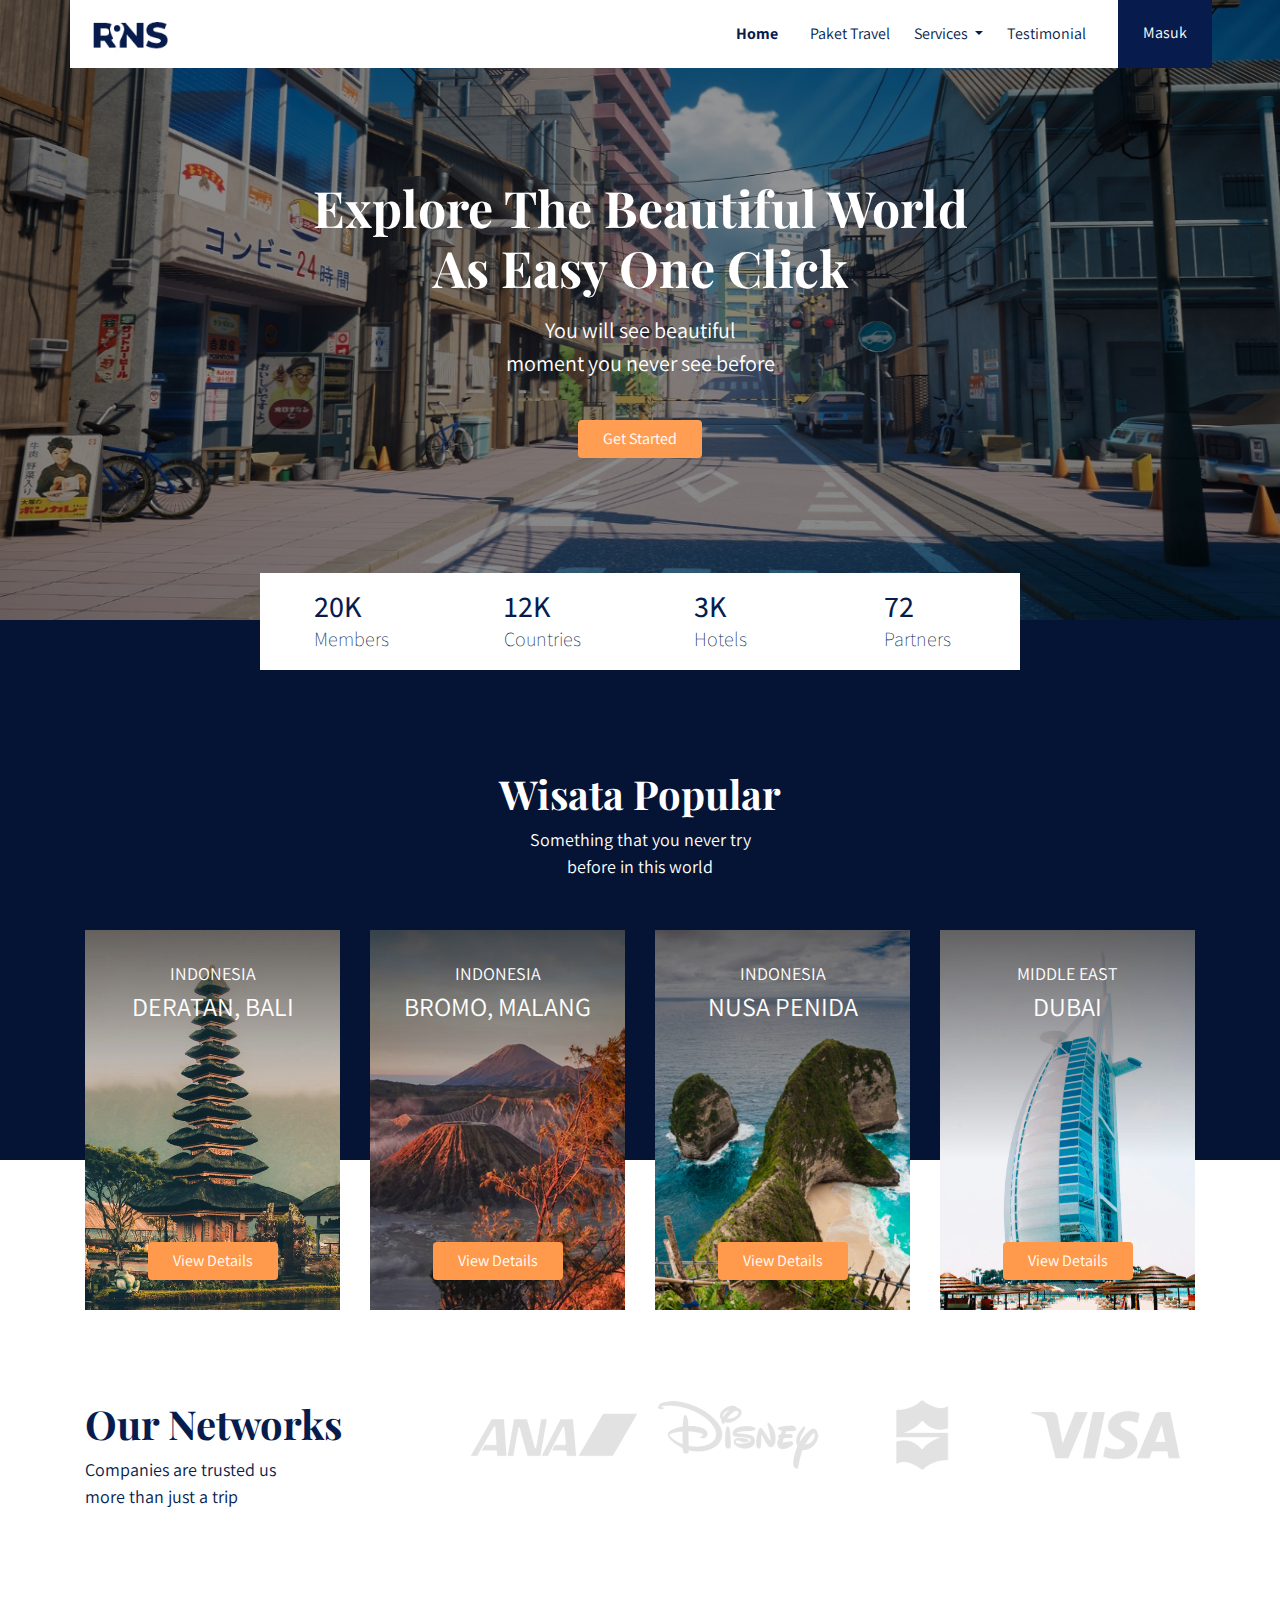
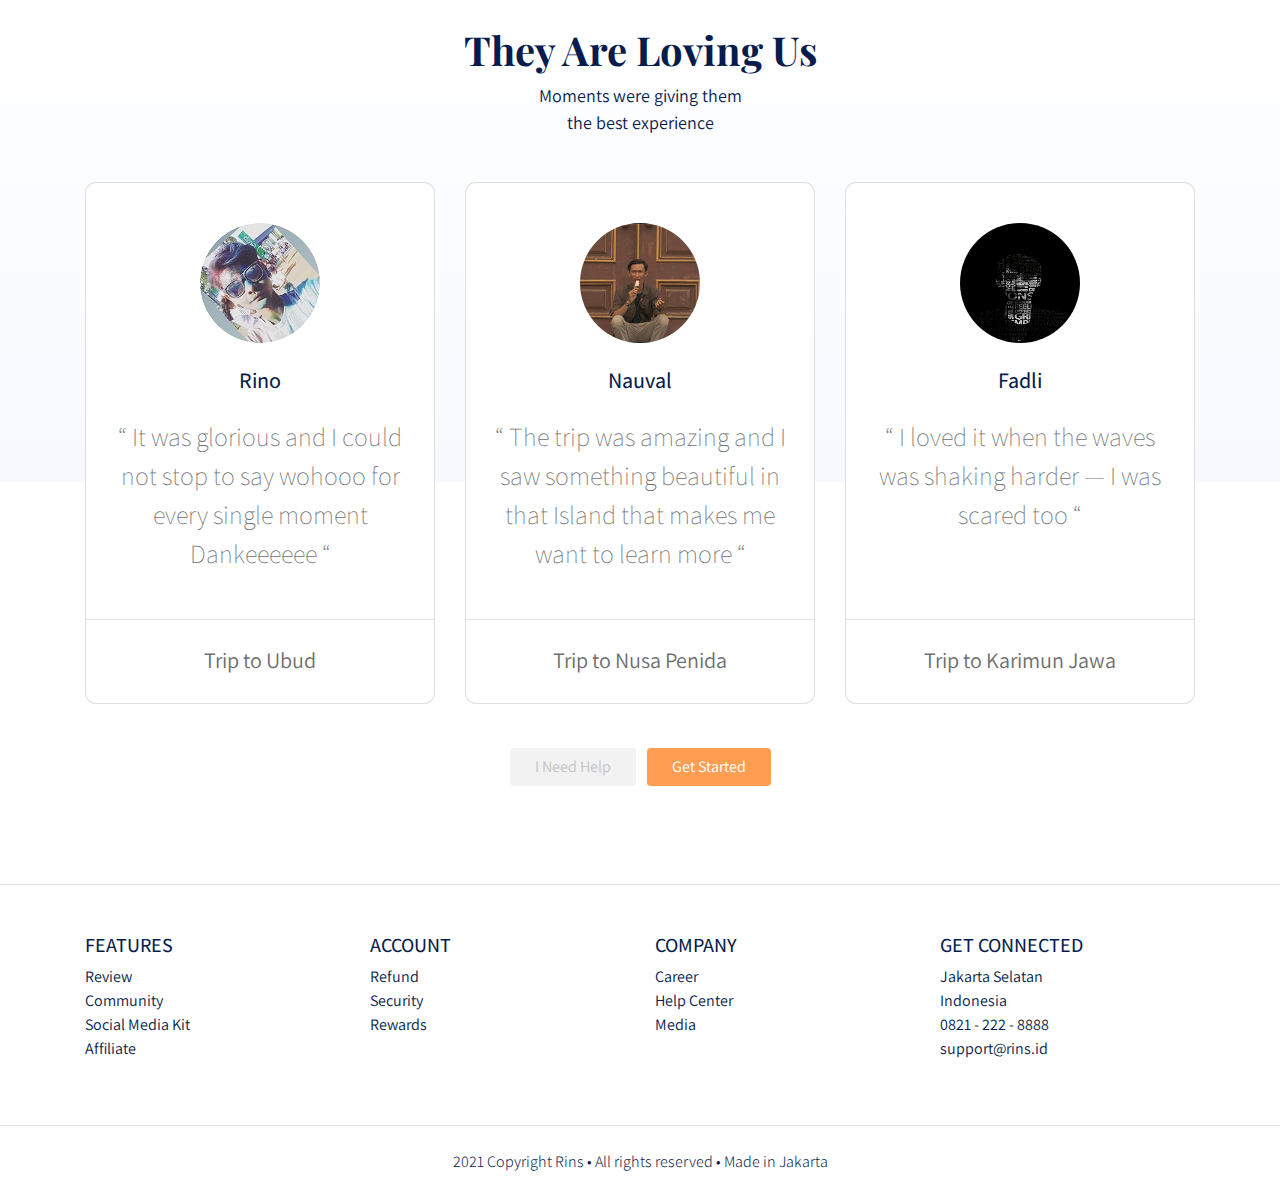
<file: index.html>
<!DOCTYPE html>
<html lang="en">

<head>
    <meta charset="UTF-8">
    <meta http-equiv="X-UA-Compatible" content="IE=edge">
    <meta name="viewport" content="width=device-width, initial-scale=1.0">
    <title>RINS | Index </title>
    <link rel="stylesheet" href="frontend/libraries/bootstrap/css/bootstrap.css">
    <link rel="preconnect" href="https://fonts.gstatic.com">
    <link
        href="https://fonts.googleapis.com/css2?family=Assistant:wght@200;300;400;500;600;700;800&family=Playfair+Display:ital,wght@0,400;0,500;0,600;0,700;0,800;0,900;1,400;1,500;1,600;1,700;1,800;1,900&display=swap"
        rel="stylesheet">
    <link rel="icon" type="image/png" href="frontend/images/ic_event.png">
    <link rel="stylesheet" href="frontend/styles/main.css">
</head>

<body>
    <!-- Navbar -->
    <div class="container">
        <nav class="row navbar navbar-expand-lg navbar-light bg-white">
            <a href="#" class="navbar-brand">
                <img src="frontend/images/Rins.png" alt="logo_Rins">
            </a>
            <button class="navbar-toggler navbar-toggler-right" type="button" data-toggle="collapse"
                data-target="#navb">
                <span class="navbar-toggler-icon"></span>
            </button>

            <div class="collapse navbar-collapse" id="navb">
                <ul class="navbar-nav ml-auto mr-3">
                    <li class="nav-item mx-md-2">
                        <a href="#" class="nav-link active">Home</a>
                    </li>
                    <li class="nav-item mx-md-2">
                        <a href="#" class="nav-link">Paket Travel</a>
                    </li>
                    <li class="nav-item dropdown">
                        <a href="#" class="nav-link dropdown-toggle" id="navbardrop" data-toggle="dropdown">
                            Services
                        </a>
                        <div class="dropdown-menu">
                            <a href="#" class="dropdown-item">Link</a>
                            <a href="#" class="dropdown-item">link</a>
                            <a href="#" class="dropdown-item">link</a>
                        </div>
                    </li>
                    <li class="nav-item mx-md-2">
                        <a href="#" class="nav-link">Testimonial</a>
                    </li>
                </ul>

                <!-- Mobile Button -->
                <form class="form-inline d-sm-block d-md-none">
                    <button class="btn btn-login my-2 my-sm-0 px-4">
                        Masuk
                    </button>
                </form>


                <!-- Desktop Button -->
                <form class="form-inline my-2 my-lg-0 d-none d-md-block">
                    <button class="btn btn-login btn-navbar-right my-2 my-sm-0 px-4">
                        Masuk
                    </button>
                </form>

            </div>
        </nav>
    </div>

    <!-- Header -->
    <header class="text-center">
        <h1>Explore The Beautiful World
            <br>
            As Easy One Click
        </h1>
        <p class="mt-3">
            You will see beautiful
            <br>
            moment you never see before
        </p>

        <a href="#" class="btn btn-get-started px-4 mt-4">
            Get Started
        </a>
    </header>

    <main>
        <div class="container">
            <section class="section-stats row justify-content-center" id="stats">
                <div class="col-3 col-md-2 stats-detail">
                    <h2>20K</h2>
                    <p>Members</p>
                </div>
                <div class="col-3 col-md-2 stats-detail">
                    <h2>12K</h2>
                    <p>Countries</p>
                </div>
                <div class="col-3 col-md-2 stats-detail">
                    <h2>3K</h2>
                    <p>Hotels</p>
                </div>
                <div class="col-3 col-md-2 stats-detail">
                    <h2>72</h2>
                    <p>Partners</p>
                </div>
            </section>
        </div>

        <section class="section-popular" id="popular">
            <div class="container">
                <div class="row">
                    <div class="col text-center section-popular-heading">
                        <h2>Wisata Popular</h2>
                        <p>Something that you never try
                            <br>
                            before in this world
                        </p>
                    </div>
                </div>
            </div>
        </section>

        <section class="section-popular-content" id="popularcontent">
            <div class="container">
                <div class="section-popular-travel row justify-content-center">
                    <div class="col-sm-6 col-md-4 col-lg-3">
                        <div class="card-travel text-center d-flex flex-column"
                            style="background-image: url('frontend/images/popular-1.jpg') ">
                            <div class="travel-country">INDONESIA</div>
                            <div class="travel-location">DERATAN, BALI</div>
                            <div class="travel-button mt-auto">
                                <a href="details.html" class="btn btn-travel-details px-4">
                                    View Details
                                </a>
                            </div>
                        </div>
                    </div>
                    <div class="col-sm-6 col-md-4 col-lg-3">
                        <div class="card-travel text-center d-flex flex-column"
                            style="background-image: url('frontend/images/popular-2.jpg') ">
                            <div class="travel-country">INDONESIA</div>
                            <div class="travel-location">BROMO, MALANG</div>
                            <div class="travel-button mt-auto">
                                <a href="details.html" class="btn btn-travel-details px-4">
                                    View Details
                                </a>
                            </div>
                        </div>
                    </div>
                    <div class="col-sm-6 col-md-4 col-lg-3">
                        <div class="card-travel text-center d-flex flex-column"
                            style="background-image: url('frontend/images/popular-3.jpg') ">
                            <div class="travel-country">INDONESIA</div>
                            <div class="travel-location">NUSA PENIDA</div>
                            <div class="travel-button mt-auto">
                                <a href="details.html" class="btn btn-travel-details px-4">
                                    View Details
                                </a>
                            </div>
                        </div>
                    </div>
                    <div class="col-sm-6 col-md-4 col-lg-3">
                        <div class="card-travel text-center d-flex flex-column"
                            style="background-image: url('frontend/images/popular-4.jpg') ">
                            <div class="travel-country">MIDDLE EAST</div>
                            <div class="travel-location">DUBAI</div>
                            <div class="travel-button mt-auto">
                                <a href="details.html" class="btn btn-travel-details px-4">
                                    View Details
                                </a>
                            </div>
                        </div>
                    </div>
                </div>
            </div>
        </section>

        <section class="section-networks" id="networks">
            <div class="container">
                <div class="row">
                    <div class="col-md-4">
                        <h2>Our Networks</h2>
                        <p>
                            Companies are trusted us
                            <br>
                            more than just a trip
                        </p>
                    </div>
                    <div class="col-md-8 text-center">
                        <img src="frontend/images/partner.png" alt="Logo Partner" class="img-partner">
                    </div>
                </div>
            </div>
        </section>

        <section class="section-testimonial-heading" id="testimonialHeading">
            <div class="container">
                <div class="row">
                    <div class="col text-center">
                        <h2>
                            They Are Loving Us
                        </h2>
                        <p>
                            Moments were giving them
                            <br>
                            the best experience
                        </p>
                    </div>
                </div>
            </div>
        </section>

        <section class="section section-testimonial-content" id="testimonialcontent">
            <div class="container">
                <div class="section-popular-travel row justify-content-center">
                    <div class="col-sm-6 col-md-6 col-lg-4">
                        <div class="card card-testimonial text-center">
                            <div class="testimonial-content">
                                <img src="frontend/images/rino.png" alt="Foto Testimonial" class="mb-4 rounded-circle">
                                <h3 class="mb-4">Rino</h3>
                                <p class="testimonial">
                                    “ It was glorious and I could
                                    not stop to say wohooo for
                                    every single moment
                                    Dankeeeeee “
                                </p>
                            </div>
                            <hr>
                            <p class="trip-to mt-2">
                                Trip to Ubud
                            </p>
                        </div>
                    </div>
                    <div class="col-sm-6 col-md-6 col-lg-4">
                        <div class="card card-testimonial text-center">
                            <div class="testimonial-content">
                                <img src="frontend/images/babang.png" alt="Foto Testimonial"
                                    class="mb-4 rounded-circle">
                                <h3 class="mb-4">Nauval</h3>
                                <p class="testimonial">
                                    “ The trip was amazing and
                                    I saw something beautiful in
                                    that Island that makes me
                                    want to learn more “
                                </p>
                            </div>
                            <hr>
                            <p class="trip-to mt-2">
                                Trip to Nusa Penida
                            </p>
                        </div>
                    </div>
                    <div class="col-sm-6 col-md-6 col-lg-4">
                        <div class="card card-testimonial text-center">
                            <div class="testimonial-content">
                                <img src="frontend/images/padil.png" alt="Foto Testimonial" class="mb-4 rounded-circle">
                                <h3 class="mb-4">Fadli</h3>
                                <p class="testimonial">
                                    “ I loved it when the waves
                                    was shaking harder — I was
                                    scared too “
                                </p>
                            </div>
                            <hr>
                            <p class="trip-to mt-2">
                                Trip to Karimun Jawa
                            </p>
                        </div>
                    </div>
                </div>
                <div class="row">
                    <div class="col-12 text-center">
                        <a href="#" class="btn btn-need-help px-4 mt-4 mx-1">
                            I Need Help
                        </a>
                        <a href="#" class="btn btn-get-started px-4 mt-4 mx-1">
                            Get Started
                        </a>
                    </div>
                </div>
            </div>
        </section>

    </main>

    <footer class="section-footer mt-5 mb-4 border-top">
        <div class="container pt-5 pb-5">
            <div class="row justify-content-center">
                <div class="col-12">
                    <div class="row">
                        <div class="col-12 col-lg-3">
                            <h5>FEATURES</h5>
                            <ul class="list-unstyled">
                                <li><a href="#">Review</a></li>
                                <li><a href="#">Community</a></li>
                                <li><a href="#">Social Media Kit</a></li>
                                <li><a href="#">Affiliate</a></li>
                            </ul>
                        </div>
                        <div class="col-12 col-lg-3">
                            <h5>ACCOUNT</h5>
                            <ul class="list-unstyled">
                                <li><a href="#">Refund</a></li>
                                <li><a href="#">Security</a></li>
                                <li><a href="#">Rewards</a></li>
                            </ul>
                        </div>
                        <div class="col-12 col-lg-3">
                            <h5>COMPANY</h5>
                            <ul class="list-unstyled">
                                <li><a href="#">Career</a></li>
                                <li><a href="#">Help Center</a></li>
                                <li><a href="#">Media</a></li>
                            </ul>
                        </div>
                        <div class="col-12 col-lg-3">
                            <h5>GET CONNECTED</h5>
                            <ul class="list-unstyled">
                                <li><a href="#">Jakarta Selatan</a></li>
                                <li><a href="#">Indonesia</a></li>
                                <li><a href="#">0821 - 222 - 8888</a></li>
                                <li><a href="#">support@rins.id</a></li>
                            </ul>
                        </div>
                    </div>
                </div>
            </div>
        </div>
        <div class="container-fluid">
            <div class="row border-top justify-content-center align-items-center pt-4">
                <div class="col-auto text-gray-500 font-weight-light">
                    2021 Copyright Rins • All rights reserved • Made in Jakarta
                </div>
            </div>
        </div>
    </footer>

    <script src="frontend/libraries/jquery/jquery-3.5.1.min.js"></script>
    <script src="frontend/libraries/bootstrap/js/bootstrap.js"></script>
    <script src="frontend/libraries/retina/retina.min.js"></script>
</body>

</html>
</file>
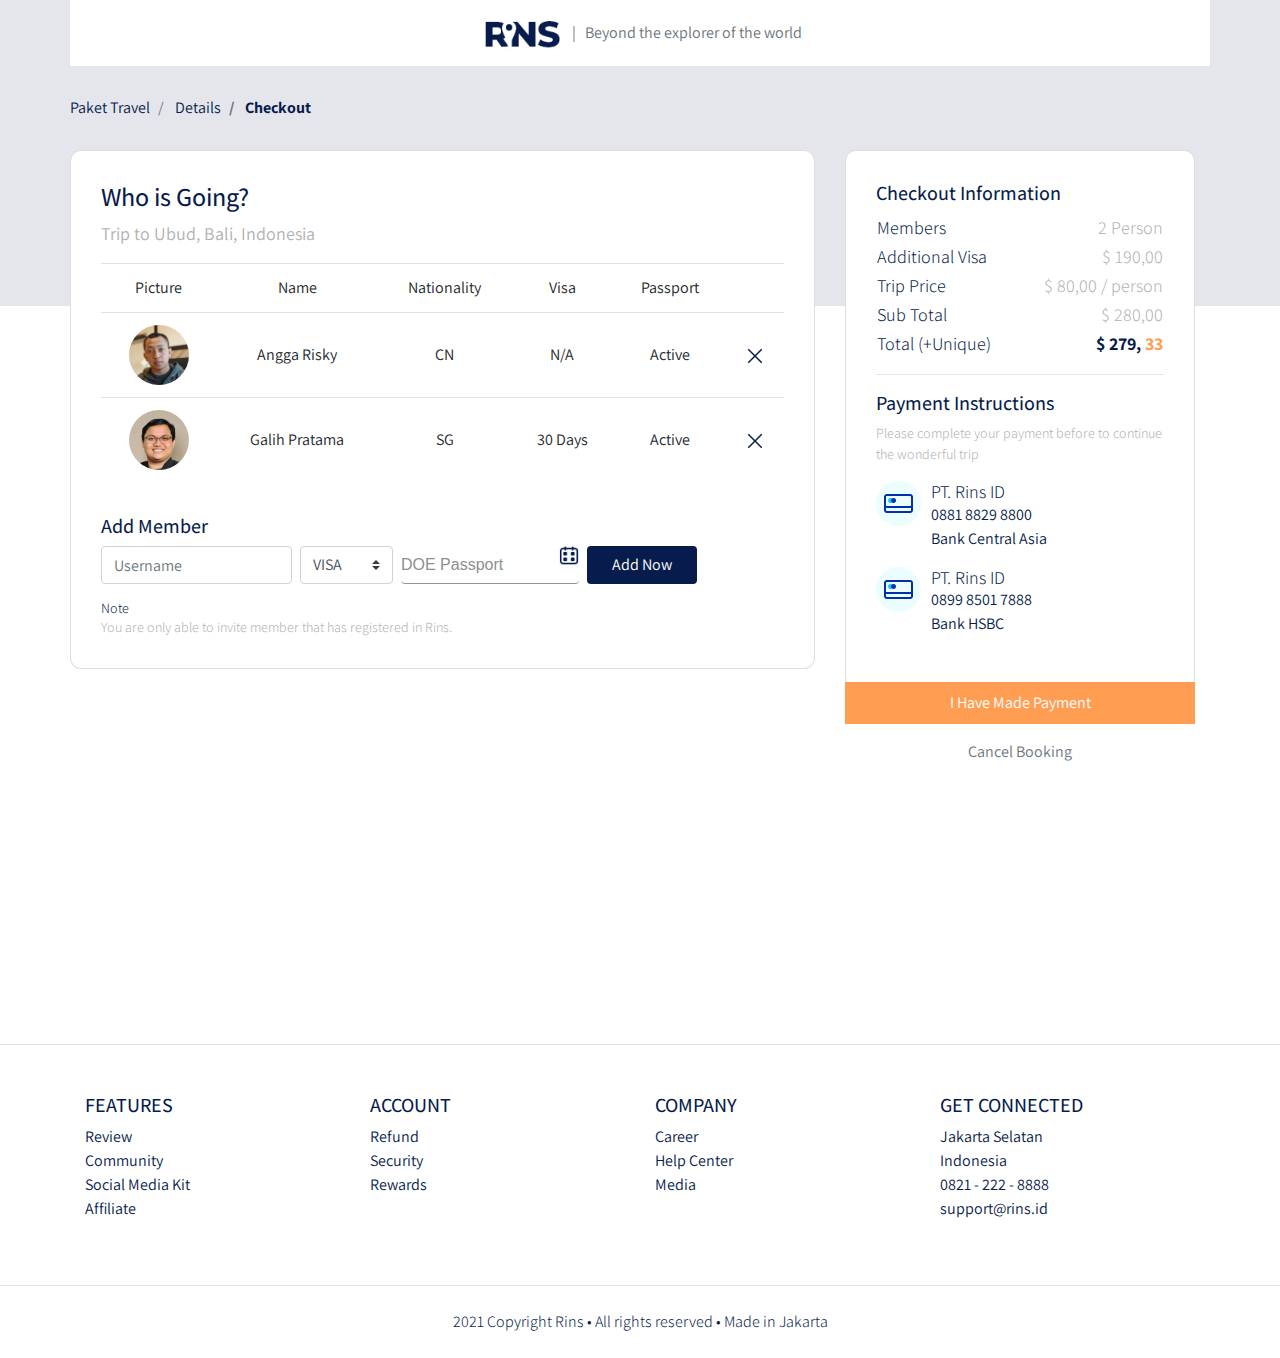
<file: checkout.html>
<!DOCTYPE html>
<html lang="en">

<head>
    <meta charset="UTF-8">
    <meta http-equiv="X-UA-Compatible" content="IE=edge">
    <meta name="viewport" content="width=device-width, initial-scale=1.0">
    <title>Checkout</title>
    <link rel="stylesheet" href="frontend/libraries/bootstrap/css/bootstrap.css">
    <link rel="stylesheet" href="frontend/libraries/xzoom/xzoom.css">
    <link rel="stylesheet" href="frontend/libraries/gijgo/css/gijgo.min.css">
    <link rel="preconnect" href="https://fonts.gstatic.com">
    <link
        href="https://fonts.googleapis.com/css2?family=Assistant:wght@200;300;400;500;600;700;800&family=Playfair+Display:ital,wght@0,400;0,500;0,600;0,700;0,800;0,900;1,400;1,500;1,600;1,700;1,800;1,900&display=swap"
        rel="stylesheet">
    <link rel="stylesheet" href="frontend/styles/main.css">
</head>

<body>
    <!-- Navbar -->
    <div class="container">
        <nav class="row navbar navbar-expand-lg navbar-light bg-white">
            <div class="navbar-nav ml-auto mr-auto mr-sm-auto mr-lg-0 mr-md-auto">
                <a href="index.html" class="navbar-brand">
                    <img src="frontend/images/Rins.png" alt="">
                </a>
            </div>
            <ul class="navbar-nav mr-auto d-none d-lg-block">
                <li>
                    <span class="text-muted">
                        | &nbsp; Beyond the explorer of the world
                    </span>
                </li>
            </ul>
        </nav>
    </div>

    <main>
        <section class="section-details-header"></section>
        <section class="section-details-content">
            <div class="container">
                <div class="row">
                    <div class="col p-0">
                        <nav>
                            <ol class="breadcrumb">
                                <li class="breadcrumb-item">
                                    Paket Travel
                                </li>
                                <li class="breadcrumb-item">
                                    Details
                                </li>
                                <li class="breadcrumb-item active">
                                    Checkout
                                </li>
                            </ol>
                        </nav>
                    </div>
                </div>
                <div class="row">
                    <div class="col-lg-8 pl-lg-0">
                        <div class="card card-details">
                            <h1>Who is Going?</h1>
                            <p>Trip to Ubud, Bali, Indonesia</p>

                            <div class="attendee">
                                <table class="table table-responsive-sm text-center">
                                    <thead>
                                        <tr>
                                            <td>Picture</td>
                                            <td>Name</td>
                                            <td>Nationality</td>
                                            <td>Visa</td>
                                            <td>Passport</td>
                                            <td></td>
                                        </tr>
                                    </thead>
                                    <tbody>
                                        <tr>
                                            <td>
                                                <img src="frontend/images/Avatar-1.png" height="60">
                                            </td>
                                            <td class="align-middle">
                                                Angga Risky
                                            </td>
                                            <td class="align-middle">
                                                CN
                                            </td>
                                            <td class="align-middle">
                                                N/A
                                            </td>
                                            <td class="align-middle">
                                                Active
                                            </td>
                                            <td class="align-middle">
                                                <a href="#">
                                                    <img src="frontend/images/ic_remove.png" alt="">
                                                </a>
                                            </td>
                                        </tr>
                                        <tr>
                                            <td>
                                                <img src="frontend/images/Avatar-2.png" height="60">
                                            </td>
                                            <td class="align-middle">
                                                Galih Pratama
                                            </td>
                                            <td class="align-middle">
                                                SG
                                            </td>
                                            <td class="align-middle">
                                                30 Days
                                            </td>
                                            <td class="align-middle">
                                                Active
                                            </td>
                                            <td class="align-middle">
                                                <a href="#">
                                                    <img src="frontend/images/ic_remove.png" alt="">
                                                </a>
                                            </td>
                                        </tr>
                                    </tbody>
                                </table>
                            </div>

                            <div class="member mt-3">
                                <h2>Add Member</h2>
                                <form class="form-inline">
                                    <label for="inputUsername" class="sr-only">Name</label>
                                    <input type="text" name="inputUsername" class="form-control mb-2 mr-sm-2"
                                        id="inputUsername" placeholder="Username">

                                    <label for="inputVisa" class="sr-only">Visa</label>
                                    <select name="inputVisa" id="inputVisa" class="custom-select mb-2 mr-sm-2">
                                        <option value="VISA" selected>VISA</option>
                                        <option value="30 Days">30 Days</option>
                                        <option value="N/A">N/A</option>
                                    </select>

                                    <label for="doePassport" class="sr-only">DOE Passport</label>
                                    <div class="input-group mb-2 mr-sm-2">
                                        <input type="text" class="form-control datepicker" id="doePassport"
                                            placeholder="DOE Passport">
                                    </div>

                                    <button type="submit" class="btn btn-add-now mb-2 px-4">
                                        Add Now
                                    </button>
                                </form>
                                <h3 class="mt-2 mb-0">Note</h3>
                                <p class="disclaimer mb-0">
                                    You are only able to invite member that has registered in Rins.
                                </p>
                            </div>
                        </div>
                    </div>
                    <div class="col-lg-4">
                        <div class="card card-details card-right">
                            <h2>Checkout Information</h2>
                            <table class="trip-informations">
                                <tr>
                                    <th width="50%">
                                        Members
                                    </th>
                                    <td width="50%" class="text-right">
                                        2 Person
                                    </td>
                                </tr>
                                <tr>
                                    <th width="50%">
                                        Additional Visa
                                    </th>
                                    <td width="50%" class="text-right">
                                        $ 190,00
                                    </td>
                                </tr>
                                <tr>
                                    <th width="50%">
                                        Trip Price
                                    </th>
                                    <td width="50%" class="text-right">
                                        $ 80,00 / person
                                    </td>
                                </tr>
                                <tr>
                                    <th width="50%">
                                        Sub Total
                                    </th>
                                    <td width="50%" class="text-right">
                                        $ 280,00
                                    </td>
                                </tr>
                                <tr>
                                    <th width="50%">
                                        Total (+Unique)
                                    </th>
                                    <td width="50%" class="text-right text-total">
                                        <span class="text-blue">$ 279,</span>
                                        <span class="text-orange">33</span>
                                    </td>
                                </tr>
                            </table>
                            <hr>
                            <h2>Payment Instructions</h2>
                            <p class="payment-instructions">
                                Please complete your payment before to
                                continue the wonderful trip
                            </p>
                            <div class="bank">
                                <div class="bank-item pb-3">
                                    <img src="frontend/images/ic_bank.png" alt="" class="bank-image">
                                    <div class="description">
                                        <h3>
                                            PT. Rins ID
                                        </h3>
                                        <p>
                                            0881 8829 8800
                                            <br>
                                            Bank Central Asia
                                        </p>
                                    </div>
                                    <div class="clearfix"></div>
                                </div>
                                <div class="bank-item pb-3">
                                    <img src="frontend/images/ic_bank.png" alt="" class="bank-image">
                                    <div class="description">
                                        <h3>
                                            PT. Rins ID
                                        </h3>
                                        <p>
                                            0899 8501 7888
                                            <br>
                                            Bank HSBC
                                        </p>
                                    </div>
                                    <div class="clearfix"></div>
                                </div>
                            </div>
                        </div>
                        <div class="join-container">
                            <a href="success.html" class="btn btn-block btn-join-now mt-3 py-2">
                                I Have Made Payment
                            </a>
                        </div>
                        <div class="text-center mt-3">
                            <a href="details.html" class="text-muted">
                                Cancel Booking
                            </a>
                        </div>
                    </div>
                </div>
            </div>
        </section>
    </main>

    <footer class="section-footer mt-5 mb-4 border-top">
        <div class="container pt-5 pb-5">
            <div class="row justify-content-center">
                <div class="col-12">
                    <div class="row">
                        <div class="col-12 col-lg-3">
                            <h5>FEATURES</h5>
                            <ul class="list-unstyled">
                                <li><a href="#">Review</a></li>
                                <li><a href="#">Community</a></li>
                                <li><a href="#">Social Media Kit</a></li>
                                <li><a href="#">Affiliate</a></li>
                            </ul>
                        </div>
                        <div class="col-12 col-lg-3">
                            <h5>ACCOUNT</h5>
                            <ul class="list-unstyled">
                                <li><a href="#">Refund</a></li>
                                <li><a href="#">Security</a></li>
                                <li><a href="#">Rewards</a></li>
                            </ul>
                        </div>
                        <div class="col-12 col-lg-3">
                            <h5>COMPANY</h5>
                            <ul class="list-unstyled">
                                <li><a href="#">Career</a></li>
                                <li><a href="#">Help Center</a></li>
                                <li><a href="#">Media</a></li>
                            </ul>
                        </div>
                        <div class="col-12 col-lg-3">
                            <h5>GET CONNECTED</h5>
                            <ul class="list-unstyled">
                                <li><a href="#">Jakarta Selatan</a></li>
                                <li><a href="#">Indonesia</a></li>
                                <li><a href="#">0821 - 222 - 8888</a></li>
                                <li><a href="#">support@rins.id</a></li>
                            </ul>
                        </div>
                    </div>
                </div>
            </div>
        </div>
        <div class="container-fluid">
            <div class="row border-top justify-content-center align-items-center pt-4">
                <div class="col-auto text-gray-500 font-weight-light">
                    2021 Copyright Rins • All rights reserved • Made in Jakarta
                </div>
            </div>
        </div>
    </footer>

    <script src="frontend/libraries/jquery/jquery-3.5.1.min.js"></script>
    <script src="frontend/libraries/bootstrap/js/bootstrap.js"></script>
    <script src="frontend/libraries/retina/retina.min.js"></script>
    <script src="frontend/libraries/xzoom/xzoom.min.js"></script>
    <script src="frontend/libraries/gijgo/js/gijgo.min.js"></script>
    <script>
        $(document).ready(function () {
            $('.xzoom, .xzoom-gallery').xzoom({
                zoomWidth: 500, title: false, tint: '#333',
                xoffset: 15
            });

            $('.datepicker').datepicker({
                uilibrary: 'bootstrap4',
                icons: {
                    rightIcon: '<img src="frontend/images/ic_doe.png"/>'
                }
            });
        });
    </script>
</body>

</html>
</file>
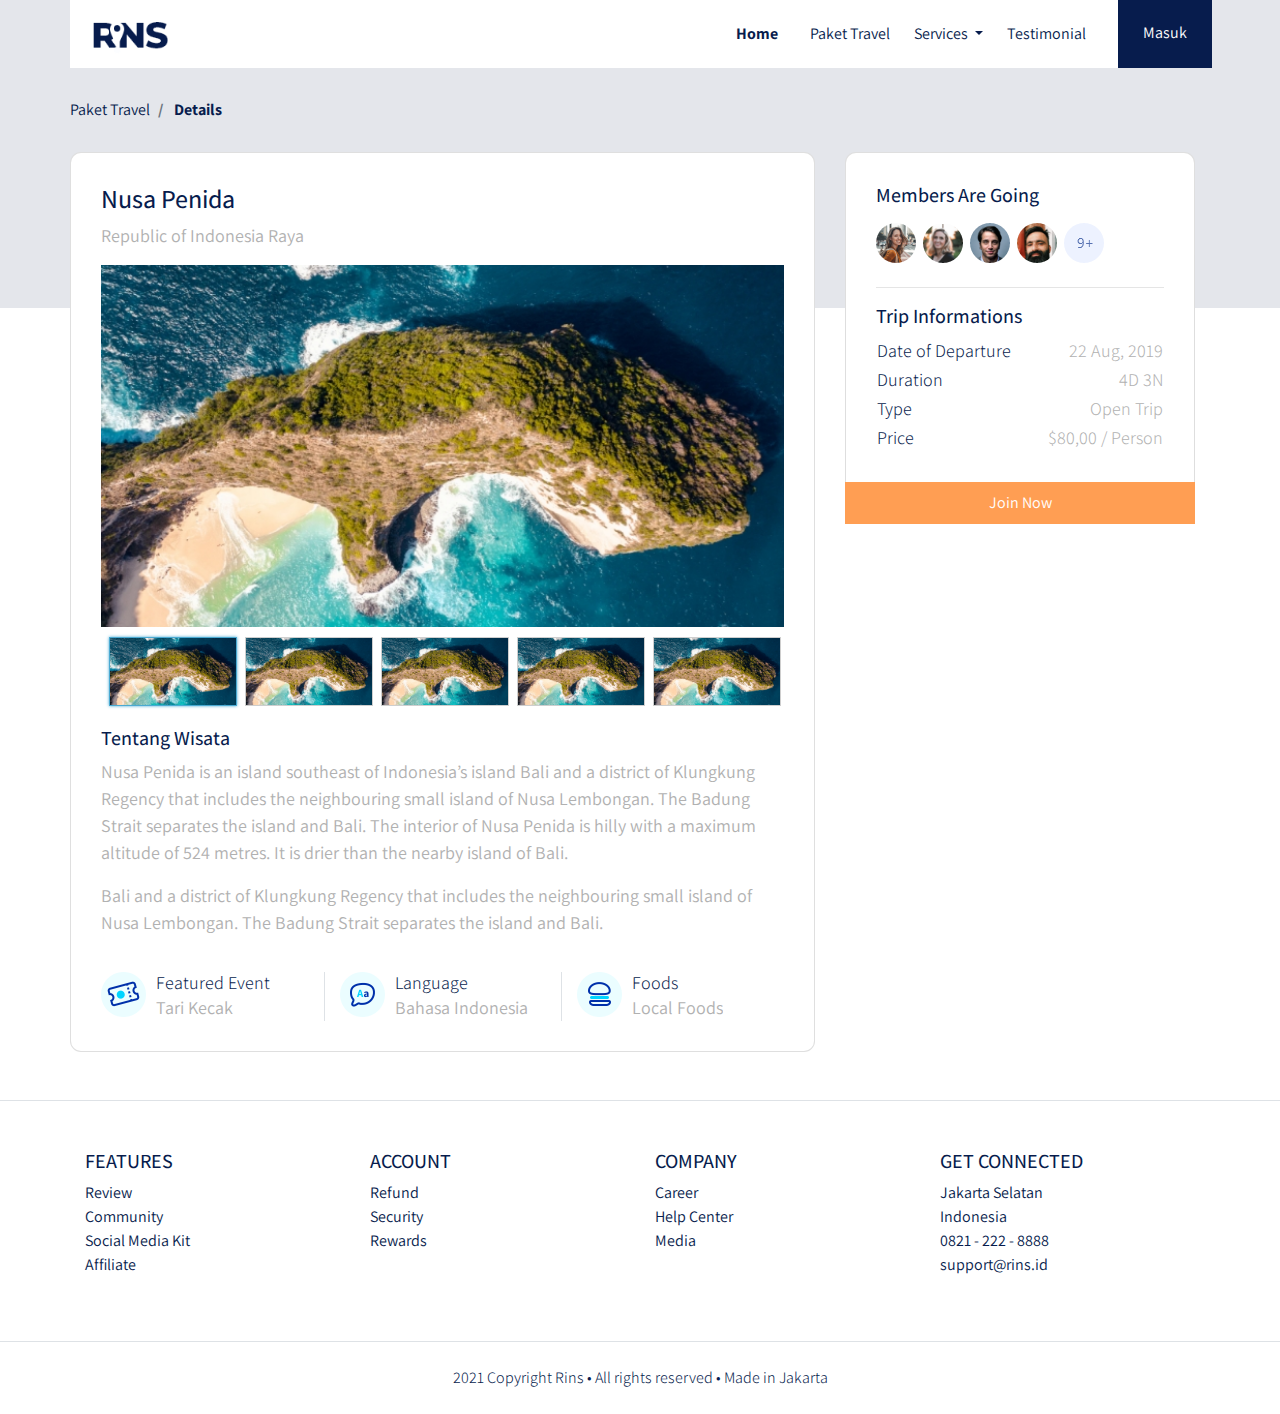
<file: details.html>
<!DOCTYPE html>
<html lang="en">

<head>
    <meta charset="UTF-8">
    <meta http-equiv="X-UA-Compatible" content="IE=edge">
    <meta name="viewport" content="width=device-width, initial-scale=1.0">
    <title>Details</title>
    <link rel="stylesheet" href="frontend/libraries/bootstrap/css/bootstrap.css">
    <link rel="stylesheet" href="frontend/libraries/xzoom/xzoom.css">
    <link rel="preconnect" href="https://fonts.gstatic.com">
    <link
        href="https://fonts.googleapis.com/css2?family=Assistant:wght@200;300;400;500;600;700;800&family=Playfair+Display:ital,wght@0,400;0,500;0,600;0,700;0,800;0,900;1,400;1,500;1,600;1,700;1,800;1,900&display=swap"
        rel="stylesheet">
    <link rel="stylesheet" href="frontend/styles/main.css">
</head>

<body>
    <!-- Navbar -->
    <div class="container">
        <nav class="row navbar navbar-expand-lg navbar-light bg-white">
            <a href="#" class="navbar-brand">
                <img src="frontend/images/Rins.png" alt="logo_Rins">
            </a>
            <button class="navbar-toggler navbar-toggler-right" type="button" data-toggle="collapse"
                data-target="#navb">
                <span class="navbar-toggler-icon"></span>
            </button>

            <div class="collapse navbar-collapse" id="navb">
                <ul class="navbar-nav ml-auto mr-3">
                    <li class="nav-item mx-md-2">
                        <a href="#" class="nav-link active">Home</a>
                    </li>
                    <li class="nav-item mx-md-2">
                        <a href="#" class="nav-link">Paket Travel</a>
                    </li>
                    <li class="nav-item dropdown">
                        <a href="#" class="nav-link dropdown-toggle" id="navbardrop" data-toggle="dropdown">
                            Services
                        </a>
                        <div class="dropdown-menu">
                            <a href="#" class="dropdown-item">Link</a>
                            <a href="#" class="dropdown-item">link</a>
                            <a href="#" class="dropdown-item">link</a>
                        </div>
                    </li>
                    <li class="nav-item mx-md-2">
                        <a href="#" class="nav-link">Testimonial</a>
                    </li>
                </ul>

                <!-- Mobile Button -->
                <form class="form-inline d-sm-block d-md-none">
                    <button class="btn btn-login my-2 my-sm-0 px-4">
                        Masuk
                    </button>
                </form>


                <!-- Desktop Button -->
                <form class="form-inline my-2 my-lg-0 d-none d-md-block">
                    <button class="btn btn-login btn-navbar-right my-2 my-sm-0 px-4">
                        Masuk
                    </button>
                </form>

            </div>
        </nav>
    </div>

    <main>
        <section class="section-details-header"></section>
        <section class="section-details-content">
            <div class="container">
                <div class="row">
                    <div class="col p-0">
                        <nav>
                            <ol class="breadcrumb">
                                <li class="breadcrumb-item">
                                    Paket Travel
                                </li>
                                <li class="breadcrumb-item active">
                                    Details
                                </li>
                            </ol>
                        </nav>
                    </div>
                </div>
                <div class="row">
                    <div class="col-lg-8 pl-lg-0">
                        <div class="card card-details">
                            <h1>Nusa Penida</h1>
                            <p>Republic of Indonesia Raya</p>
                            <div class="gallery">
                                <div class="xzoom-container">
                                    <img src="frontend/images/details.jpg" alt="" class="xzoom" id="xzoom-default"
                                        xoriginal="frontend/images/details.jpg">
                                </div>
                                <div class="xzoom-thumbs">
                                    <a href="frontend/images/details.jpg">
                                        <img src="frontend/images/details.jpg" class="xzoom-gallery" width="128"
                                            xpreview="frontend/images/details.jpg">
                                    </a>
                                    <a href="frontend/images/details.jpg">
                                        <img src="frontend/images/details.jpg" class="xzoom-gallery" width="128"
                                            xpreview="frontend/images/details.jpg">
                                    </a>
                                    <a href="frontend/images/details.jpg">
                                        <img src="frontend/images/details.jpg" class="xzoom-gallery" width="128"
                                            xpreview="frontend/images/details.jpg">
                                    </a>
                                    <a href="frontend/images/details.jpg">
                                        <img src="frontend/images/details.jpg" class="xzoom-gallery" width="128"
                                            xpreview="frontend/images/details.jpg">
                                    </a>
                                    <a href="frontend/images/details.jpg">
                                        <img src="frontend/images/details.jpg" class="xzoom-gallery" width="128"
                                            xpreview="frontend/images/details.jpg">
                                    </a>
                                </div>
                            </div>
                            <h2>Tentang Wisata</h2>
                            <p>
                                Nusa Penida is an island southeast of Indonesia’s island Bali and a district of
                                Klungkung
                                Regency that includes the neighbouring small island of Nusa Lembongan. The Badung
                                Strait separates the island and Bali. The interior of Nusa Penida is hilly with a
                                maximum
                                altitude of 524 metres. It is drier than the nearby island of Bali.
                            </p>
                            <p>Bali and a district of Klungkung Regency that includes the neighbouring small island of
                                Nusa Lembongan. The Badung Strait separates the island and Bali.
                            </p>
                            <div class="features row">
                                <div class="col-md-4">
                                    <img src="frontend/images/ic_event.png" alt="Logo ic" class="features-image">
                                    <div class="description">
                                        <h3>Featured Event</h3>
                                        <p>Tari Kecak</p>
                                    </div>
                                </div>
                                <div class="col-md-4 border-left">
                                    <img src="frontend/images/ic_language.png" alt="Logo ic" class=" features-image">
                                    <div class="description">
                                        <h3>Language</h3>
                                        <p>Bahasa Indonesia</p>
                                    </div>
                                </div>
                                <div class="col-md-4 border-left">
                                    <img src="frontend/images/ic_foods.png" alt="Logo ic" class="features-image">
                                    <div class="description">
                                        <h3>Foods</h3>
                                        <p>Local Foods</p>
                                    </div>
                                </div>
                            </div>
                        </div>
                    </div>
                    <div class="col-lg-4">
                        <div class="card card-details card-right">
                            <h2>Members Are Going</h2>
                            <div class="members my-2">
                                <img src="/frontend/images/member-1.png" class="member-image mr-1">
                                <img src="/frontend/images/member-2.png" class="member-image mr-1">
                                <img src="/frontend/images/member-3.png" class="member-image mr-1">
                                <img src="/frontend/images/member-4.png" class="member-image mr-1">
                                <img src="/frontend/images/member-5.png" class="member-image mr-1">
                            </div>
                            <hr>
                            <h2>Trip Informations</h2>
                            <table class="trip-informations">
                                <tr>
                                    <th width="50%">
                                        Date of Departure
                                    </th>
                                    <td width="50%" class="text-right">
                                        22 Aug, 2019
                                    </td>
                                </tr>
                                <tr>
                                    <th width="50%">
                                        Duration
                                    </th>
                                    <td width="50%" class="text-right">
                                        4D 3N
                                    </td>
                                </tr>
                                <tr>
                                    <th width="50%">
                                        Type
                                    </th>
                                    <td width="50%" class="text-right">
                                        Open Trip
                                    </td>
                                </tr>
                                <tr>
                                    <th width="50%">
                                        Price
                                    </th>
                                    <td width="50%" class="text-right">
                                        $80,00 / Person
                                    </td>
                                </tr>
                            </table>
                        </div>
                        <div class="join-container">
                            <a href="checkout.html" class="btn btn-block btn-join-now mt-3 py-2">
                                Join Now
                            </a>
                        </div>
                    </div>
                </div>
            </div>
        </section>
    </main>

    <footer class="section-footer mt-5 mb-4 border-top">
        <div class="container pt-5 pb-5">
            <div class="row justify-content-center">
                <div class="col-12">
                    <div class="row">
                        <div class="col-12 col-lg-3">
                            <h5>FEATURES</h5>
                            <ul class="list-unstyled">
                                <li><a href="#">Review</a></li>
                                <li><a href="#">Community</a></li>
                                <li><a href="#">Social Media Kit</a></li>
                                <li><a href="#">Affiliate</a></li>
                            </ul>
                        </div>
                        <div class="col-12 col-lg-3">
                            <h5>ACCOUNT</h5>
                            <ul class="list-unstyled">
                                <li><a href="#">Refund</a></li>
                                <li><a href="#">Security</a></li>
                                <li><a href="#">Rewards</a></li>
                            </ul>
                        </div>
                        <div class="col-12 col-lg-3">
                            <h5>COMPANY</h5>
                            <ul class="list-unstyled">
                                <li><a href="#">Career</a></li>
                                <li><a href="#">Help Center</a></li>
                                <li><a href="#">Media</a></li>
                            </ul>
                        </div>
                        <div class="col-12 col-lg-3">
                            <h5>GET CONNECTED</h5>
                            <ul class="list-unstyled">
                                <li><a href="#">Jakarta Selatan</a></li>
                                <li><a href="#">Indonesia</a></li>
                                <li><a href="#">0821 - 222 - 8888</a></li>
                                <li><a href="#">support@rins.id</a></li>
                            </ul>
                        </div>
                    </div>
                </div>
            </div>
        </div>
        <div class="container-fluid">
            <div class="row border-top justify-content-center align-items-center pt-4">
                <div class="col-auto text-gray-500 font-weight-light">
                    2021 Copyright Rins • All rights reserved • Made in Jakarta
                </div>
            </div>
        </div>
    </footer>

    <script src="frontend/libraries/jquery/jquery-3.5.1.min.js"></script>
    <script src="frontend/libraries/bootstrap/js/bootstrap.js"></script>
    <script src="frontend/libraries/retina/retina.min.js"></script>
    <script src="frontend/libraries/xzoom/xzoom.min.js"></script>
    <script>
        $(document).ready(function () {
            $('.xzoom, .xzoom-gallery').xzoom({
                zoomWidth: 500, title: false, tint: '#333',
                xoffset: 15
            });
        });
    </script>
</body>

</html>
</file>
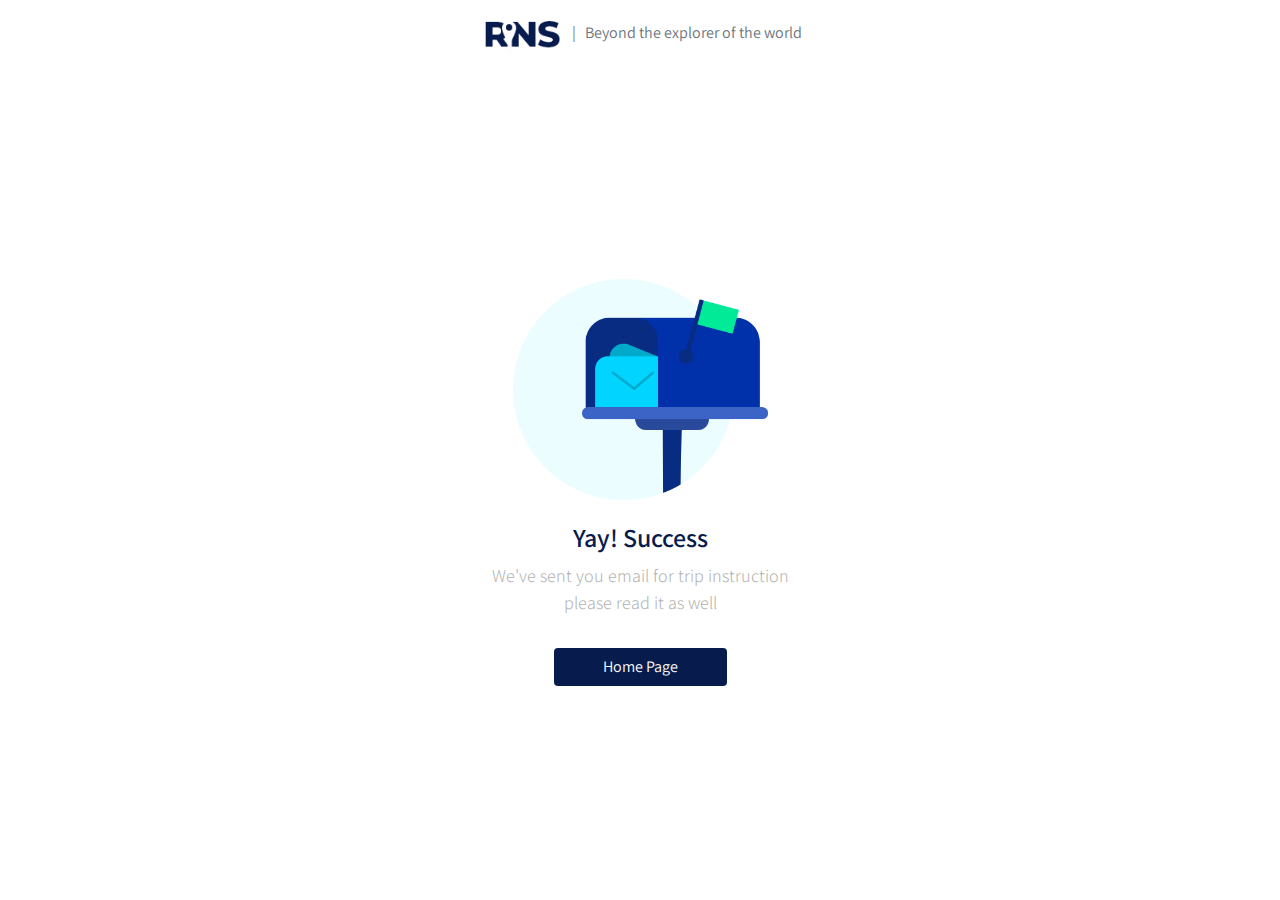
<file: success.html>
<!DOCTYPE html>
<html lang="en">

<head>
    <meta charset="UTF-8">
    <meta http-equiv="X-UA-Compatible" content="IE=edge">
    <meta name="viewport" content="width=device-width, initial-scale=1.0">
    <title>Checkout</title>
    <link rel="stylesheet" href="frontend/libraries/bootstrap/css/bootstrap.css">
    <link rel="stylesheet" href="frontend/libraries/xzoom/xzoom.css">
    <link rel="stylesheet" href="frontend/libraries/gijgo/css/gijgo.min.css">
    <link rel="preconnect" href="https://fonts.gstatic.com">
    <link
        href="https://fonts.googleapis.com/css2?family=Assistant:wght@200;300;400;500;600;700;800&family=Playfair+Display:ital,wght@0,400;0,500;0,600;0,700;0,800;0,900;1,400;1,500;1,600;1,700;1,800;1,900&display=swap"
        rel="stylesheet">
    <link rel="stylesheet" href="frontend/styles/main.css">
</head>

<body>
    <!-- Navbar -->
    <div class="container">
        <nav class="row navbar navbar-expand-lg navbar-light bg-white">
            <div class="navbar-nav ml-auto mr-auto mr-sm-auto mr-lg-0 mr-md-auto">
                <a href="index.html" class="navbar-brand">
                    <img src="frontend/images/Rins.png" alt="">
                </a>
            </div>
            <ul class="navbar-nav mr-auto d-none d-lg-block">
                <li>
                    <span class="text-muted">
                        | &nbsp; Beyond the explorer of the world
                    </span>
                </li>
            </ul>
        </nav>
    </div>

    <main>
        <div class="section-success d-flex align-items-center">
            <div class="col text-center">
                <img src="frontend/images/ic_mail.png" alt="">
                <h1>
                    Yay! Success
                </h1>
                <p>
                    We’ve sent you email for trip instruction
                    <br>
                    please read it as well
                </p>
                <a href="index.html" class="btn btn-home-page mt-3 px-5">
                    Home Page
                </a>
            </div>
        </div>
    </main>



    <script src="frontend/libraries/jquery/jquery-3.5.1.min.js"></script>
    <script src="frontend/libraries/bootstrap/js/bootstrap.js"></script>
    <script src="frontend/libraries/retina/retina.min.js"></script>
    <script src="frontend/libraries/xzoom/xzoom.min.js"></script>
    <script src="frontend/libraries/gijgo/js/gijgo.min.js"></script>
    <script>
        $(document).ready(function () {
            $('.xzoom, .xzoom-gallery').xzoom({
                zoomWidth: 500, title: false, tint: '#333',
                xoffset: 15
            });

            $('.datepicker').datepicker({
                uilibrary: 'bootstrap4',
                icons: {
                    rightIcon: '<img src="frontend/images/ic_doe.png"/>'
                }
            });
        });
    </script>
</body>

</html>
</file>
<file: frontend/styles/main.css>
body {
  background-color: #fff;
  font-family: 'Assistant', sans-serif;
  color: #071C4D;
}

.navbar-brand {
  margin-right: 0;
}

.navbar-brand img {
  max-height: 40px;
}

.navbar-light .navbar-nav .nav-link {
  color: #071C4D;
}

.navbar-light .navbar-nav .nav-link.active {
  font-weight: bold;
  color: #071C4D !important;
}

.btn-navbar-right {
  margin-top: -10px !important;
  margin-bottom: -8px !important;
  margin-right: -18px !important;
  height: 70px;
  border-radius: 0;
}

.btn-login {
  background-color: #071c4d;
  color: #ffffff;
}

.btn-login:hover {
  background-color: #1347C1;
  color: #ffffff;
}

header {
  padding: 180px 0 165px;
  margin-top: -70px;
  background-image: url("../images/wallhaven.jpg");
  background-size: cover;
}

header h1,
header p {
  color: #ffffff;
}

header h1 {
  font-family: 'Playfair Display', serif;
  font-weight: bold;
  font-size: 50px;
}

header p {
  font-size: 22px;
}

header .btn-get-started {
  background-color: #FF9E53;
  color: #ffffff;
}

header .btn-get-started:hover {
  background-color: #F6B685;
  color: #ffffff;
}

.section-stats {
  margin-top: -50px;
}

.section-stats .stats-detail {
  padding-top: 15px;
  background-color: #ffffff;
  padding-left: 54px;
}

.section-stats h2 {
  font-size: 30px;
  margin-bottom: 0;
}

.section-stats p {
  font-size: 20px;
  font-weight: lighter;
}

.section-popular {
  min-height: 540px;
  background-color: #051334;
  margin-top: -50px;
  margin-bottom: -230px;
}

.section-popular .section-popular-heading {
  margin-top: 150px;
}

.section-popular .section-popular-heading h2,
.section-popular .section-popular-heading p {
  color: #ffffff;
}

.section-popular .section-popular-heading h2 {
  font-family: 'Playfair Display', serif;
  font-weight: bold;
  font-size: 40px;
}

.section-popular .section-popular-heading p {
  font-size: 18px;
}

.section-popular-content .section-popular-travel .card-travel {
  min-height: 380px;
  background-color: #ddd;
  color: #ffffff;
  padding: 30px;
  background-size: cover;
  margin-bottom: 20px;
}

.section-popular-content .section-popular-travel .travel-country {
  font-size: 18px;
  color: #ffffff;
}

.section-popular-content .section-popular-travel .travel-location {
  font-size: 26px;
  color: #ffffff;
}

.section-popular-content .section-popular-travel .travel-button .btn-travel-details {
  background-color: #ff994b;
  color: #ffffff;
}

.section-popular-content .section-popular-travel .travel-button .btn-travel-details:hover {
  background-color: #ffc79b;
  color: #ffffff;
}

.section-networks {
  background-color: #ffffff;
  margin-top: -170px;
  padding-top: 240px;
  padding-bottom: 50px;
}

.section-networks h2 {
  font-family: 'Playfair Display', serif;
  font-weight: bold;
  font-size: 40px;
}

.section-networks p {
  font-size: 18px;
}

.section-networks img {
  max-width: 100%;
}

.section-testimonial-heading {
  background: -webkit-gradient(linear, left top, left bottom, from(#fff), to(#f7f9ff));
  background: linear-gradient(#fff 0%, #f7f9ff 100%);
  padding-top: 50px;
  min-height: 506px;
}

.section-testimonial-heading h2 {
  font-family: "Playfair Display", serif;
  font-weight: bold;
  font-size: 40px;
}

.section-testimonial-heading p {
  font-size: 18px;
}

.section-testimonial-content {
  margin-top: -300px;
  padding-bottom: 50px;
}

.section-testimonial-content .card-testimonial {
  padding: 40px 20px 10px;
  border-radius: 11px;
  margin-bottom: 20px;
}

.section-testimonial-content .card-testimonial .testimonial-content {
  min-height: 380px;
}

.section-testimonial-content .card-testimonial h3 {
  font-size: 22px;
}

.section-testimonial-content .card-testimonial .testimonial {
  font-weight: 200;
  font-size: 26px;
  color: #6e6e6e;
}

.section-testimonial-content .card-testimonial .trip-to {
  font-weight: normal;
  font-size: 22px;
  color: #6e6e6e;
}

.section-testimonial-content .card-testimonial hr {
  margin-left: -20px;
  margin-right: -20px;
}

.section-testimonial-content .btn-get-started {
  background-color: #FF9E53;
  color: #ffffff;
}

.section-testimonial-content .btn-get-started:hover {
  background-color: #F6B685;
  color: #ffffff;
}

.section-testimonial-content .btn-need-help {
  background-color: #F2F2F2;
  color: #C3C3C3;
}

.section-testimonial-content .btn-need-help:hover {
  background-color: #eceaea;
  color: #C3C3C3;
}

.section-footer a {
  color: #071C4D;
}

.section-details-header {
  min-height: 310px;
  background: #E4E6EB;
  margin-top: -70px;
}

.section-details-content {
  margin-top: -210px;
  min-height: 100vh;
}

.section-details-content .breadcrumb {
  background-color: transparent;
  padding: 0;
  margin-bottom: 30px;
}

.section-details-content .breadcrumb-item.active {
  font-weight: bold;
  color: #071C4D;
}

.section-details-content .card-details {
  padding: 30px;
  border-radius: 11px;
}

.section-details-content .card-details h1 {
  font-size: 26px;
}

.section-details-content .card-details h2 {
  font-size: 20px;
}

.section-details-content .card-details p {
  font-size: 18px;
  color: #B1B1B1;
}

.section-details-content .card-details h3 {
  font-weight: 300;
  font-size: 14px;
  color: #071c4d;
}

.section-details-content .card-details .trip-informations th {
  font-weight: 300;
  font-size: 18px;
  color: #071C4D;
}

.section-details-content .card-details .trip-informations td {
  font-weight: 300;
  font-size: 18px;
  color: #B1B1B1;
}

.section-details-content .card-details .trip-informations .text-blue {
  color: #071C4D;
  font-weight: bold;
}

.section-details-content .card-details .trip-informations .text-orange {
  color: #FF9E53;
  font-weight: bold;
}

.section-details-content .card-details .payment-instructions {
  font-weight: 300;
  font-size: 14px;
  color: #b1b1b1;
}

.section-details-content .card-details .bank .bank-item h3 {
  font-size: 18px;
  color: #071C4D;
  margin-bottom: 0;
}

.section-details-content .card-details .bank .bank-item p {
  margin-bottom: 0;
}

.section-details-content .card-details .bank .bank-item .description {
  margin-left: 10px;
  overflow: hidden;
  float: left;
}

.section-details-content .card-details .bank .bank-item .description p {
  font-weight: normal;
  font-size: 16px;
  color: #071c4d;
}

.section-details-content .card-details .bank .bank-image {
  width: 45px;
  height: 45px;
  float: left;
}

.section-details-content .card-details .disclaimer {
  font-weight: 300;
  font-size: 14px;
  color: #B1B1B1;
}

.section-details-content .card-details .gj-datepicker .datepicker {
  border-right: 0;
}

.section-details-content .card-details .gj-datepicker .input-group-append .btn {
  padding-right: 30px;
}

.section-details-content .card-details .btn-add-now {
  background-color: #071c4d;
  color: #ffffff;
}

.section-details-content .card-details .btn-add-now:hover {
  background-color: #0a328f;
  color: #ffffff;
}

.section-details-content .card-right {
  border-bottom-left-radius: 0;
  border-bottom-right-radius: 0;
  border-bottom: 0;
}

.section-details-content .features {
  margin-top: 20px;
}

.section-details-content .features .features-image {
  width: 45px;
  height: 45px;
  float: left;
}

.section-details-content .features .description {
  margin-left: 10px;
  overflow: hidden;
  float: left;
}

.section-details-content .features h3 {
  font-size: 18px;
  color: #071C4D;
  margin-bottom: 0;
}

.section-details-content .features p {
  margin-bottom: 0;
}

.section-details-content .gallery .xzoom-container {
  display: block;
}

.section-details-content .gallery .xzoom-container .xzoom {
  width: 100%;
  -webkit-box-shadow: none;
          box-shadow: none;
  margin-bottom: 10px;
}

.section-details-content .gallery .xzoom-container .xactive {
  border: 4px solid #1ABC9C;
  -webkit-box-shadow: none;
          box-shadow: none;
}

.section-details-content .members .member-image {
  width: 40px;
  height: 40px;
}

.section-details-content .join-container {
  margin-top: -16px;
}

.section-details-content .btn-join-now {
  background-color: #FF9E53;
  color: #ffffff;
  border-radius: 0;
}

.section-details-content .btn-join-now:hover {
  background-color: #fdaf73;
  color: #ffffff;
}

.section-success {
  height: 90vh;
}

.section-success h1 {
  font-weight: 600;
  font-size: 26px;
  color: #071C4D;
}

.section-success p {
  font-weight: 300;
  font-size: 18px;
  color: #b1b1b1;
}

.section-success .btn-home-page {
  border-radius: 4px;
  background-color: #071C4D;
  color: #ffffff;
}

.section-success .btn-home-page:hover {
  background-color: #052b83;
  color: #ffffff;
}
/*# sourceMappingURL=main.css.map */
</file>
<file: frontend/libraries/xzoom/xzoom.css>
/* Compatibility styles for frameworks like bootstrap, foundation e.t.c */
.xzoom-source img, .xzoom-preview img, .xzoom-lens img {
  display: block;
  max-width: none;
  max-height: none;
  -webkit-transition: none;
  -moz-transition: none;
  -o-transition: none;
  transition: none;
}
/* --------------- */

/* xZoom Styles below */
.xzoom-container { 
  display: inline-block;
}

.xzoom-thumbs {
  text-align: center;
  margin-bottom: 10px;
}

.xzoom { 
  -webkit-box-shadow: 0px 0px 5px 0px rgba(0,0,0,0.5);
  -moz-box-shadow: 0px 0px 5px 0px rgba(0,0,0,0.5);
  box-shadow: 0px 0px 5px 0px rgba(0,0,0,0.5);  
}
.xzoom2, .xzoom3, .xzoom4, .xzoom5 {
  -webkit-box-shadow: 0px 0px 5px 0px rgba(0,0,0,0.5);
  -moz-box-shadow: 0px 0px 5px 0px rgba(0,0,0,0.5);
  box-shadow: 0px 0px 5px 0px rgba(0,0,0,0.5);
}

/* Thumbs */
.xzoom-gallery, .xzoom-gallery2, .xzoom-gallery3, .xzoom-gallery4, .xzoom-gallery5 {
  border: 1px solid #cecece;
  margin-left: 5px;
  margin-bottom: 10px;
}

.xzoom-source, .xzoom-hidden {
  display: block;
  position: static;
  float: none;
  clear: both;
}

/* Everything out of border is hidden */
.xzoom-hidden {
  overflow: hidden;
}

/* Preview */
.xzoom-preview {
  border: 1px solid #888;
  background: #2f4f4f;
  box-shadow: -0px -0px 10px rgba(0,0,0,0.50);
}

/* Lens */
.xzoom-lens {
  border: 1px solid #555;
  box-shadow: -0px -0px 10px rgba(0,0,0,0.50);
  cursor: crosshair;
}

/* Loading */
.xzoom-loading {
  background-position: center center;
  background-repeat: no-repeat;
  border-radius: 100%;
  opacity: .7;
  background: url(../images/xloading.gif);
  width: 48px;
  height: 48px;
}

/* Additional class that applied to thumb when it is active */
.xactive {
  -webkit-box-shadow: 0px 0px 3px 0px rgba(74,169,210,1);
  -moz-box-shadow: 0px 0px 3px 0px rgba(74,169,210,1);
  box-shadow: 0px 0px 3px 0px rgba(74,169,210,1); 
  border: 1px solid #4aaad2;
}

/* Caption */
.xzoom-caption {
  position: absolute;
  bottom: -43px;
  left: 0;
  background: #000;
  width: 100%;
  text-align: left;
}

.xzoom-caption span {
  color: #fff;
  font-family: Arial, sans-serif;
  display: block;
  font-size: 0.75em;
  font-weight: bold;
  padding: 10px;
}
</file>
<file: frontend/libraries/gijgo/css/gijgo.min.css>
.gj-button-md,.gj-text-align-center{text-align:center}.gj-button-md,.gj-modal{overflow:hidden;outline:0}.gj-button-md,.gj-button-md-group{position:relative;vertical-align:middle}.gj-button,.gj-button-md,.gj-cursor-pointer{cursor:pointer}.gj-button{background-color:#f5f5f5;border:1px solid #ddd;color:#000;border-radius:3px;padding:6px 10px}.gj-unselectable{-webkit-touch-callout:none;-webkit-user-select:none;-khtml-user-select:none;-moz-user-select:none;-ms-user-select:none;user-select:none}.gj-row{display:-webkit-box;display:-ms-flexbox;display:flex;-ms-flex-wrap:wrap;flex-wrap:wrap}.gj-margin-left-5{margin-left:5px}.gj-margin-left-10{margin-left:10px}.gj-width-full{width:100%}.gj-font-size-16{font-size:16px}.gj-hidden{display:none}.gj-button-md{background:0 0;border:none;border-radius:2px;color:rgba(0,0,0,.87);height:36px;margin:0;min-width:64px;padding:0 16px;display:inline-block;font-family:Roboto,Helvetica,Arial,sans-serif;font-size:1rem;font-weight:500;text-transform:uppercase;letter-spacing:0;will-change:box-shadow;transition:box-shadow .2s cubic-bezier(.4,0,1,1),background-color .2s cubic-bezier(.4,0,.2,1),color .2s cubic-bezier(.4,0,.2,1);text-decoration:none;line-height:36px;-webkit-user-select:none;-moz-user-select:none;-ms-user-select:none;user-select:none}.gj-button-md:hover{background-color:rgba(158,158,158,.2)}.gj-button-md:disabled{color:rgba(0,0,0,.26);background:0 0}.gj-button-md .gj-icon,.gj-button-md .material-icons{vertical-align:middle}.gj-button-md.gj-button-md-icon{width:24px;height:31px;min-width:24px;padding:0;display:table}ul.gj-list-bootstrap li [data-role=image],ul.gj-list-md li [data-role=checkbox],ul.gj-list-md li [data-role=image]{height:24px;width:24px}.gj-button-md.gj-button-md-icon .gj-icon,.gj-button-md.gj-button-md-icon .material-icons{display:table-cell;margin-right:0;width:24px;height:24px}.gj-button-md.active{background-color:rgba(158,158,158,.4)}.gj-button-md-group{display:inline-block}.gj-textbox-md{border:none;border-bottom:1px solid rgba(0,0,0,.42);display:block;font-family:Helvetica,Arial,sans-serif;font-size:16px;line-height:16px;padding:4px 0;margin:0;width:100%;background:0 0;text-align:left;color:rgba(0,0,0,.87)}.gj-textbox-md:active,.gj-textbox-md:focus{border-bottom:2px solid rgba(0,0,0,.42);outline:0}.gj-textbox-md::placeholder{color:#8e8e8e}.gj-textbox-md:-ms-input-placeholder{color:#8e8e8e}.gj-textbox-md::-ms-input-placeholder{color:#8e8e8e}.gj-md-spacer-24{min-width:24px;width:24px;display:inline-block}.gj-md-spacer-32{min-width:32px;width:32px;display:inline-block}.gj-modal{position:fixed;top:0;right:0;bottom:0;left:0;z-index:1203;display:none;-webkit-overflow-scrolling:touch;background-color:rgba(0,0,0,.54118);transition:.2s ease opacity;will-change:opacity}ul.gj-list li [data-role=wrapper]{display:table;width:100%}ul.gj-list li [data-role=checkbox],ul.gj-list li [data-role=image]{display:table-cell;vertical-align:middle;text-align:center}ul.gj-list li [data-role=display]{display:table-cell;vertical-align:middle;cursor:pointer}ul.gj-list li [data-role=display]:empty:before{content:"\200b"}ul.gj-list-bootstrap{padding-left:0;margin-bottom:0}ul.gj-list-bootstrap li{padding:0}ul.gj-list-bootstrap li [data-role=wrapper]{padding:0 10px}ul.gj-list-bootstrap li [data-role=checkbox]{width:24px;padding:3px}ul.gj-list-bootstrap li [data-role=display]{padding:8px 0 8px 4px}.list-group-item.active ul li,.list-group-item.active:focus ul li,.list-group-item.active:hover ul li{text-shadow:none;color:initial}ul.gj-list-md{padding:0;list-style:none;line-height:24px;letter-spacing:0;color:#616161}.gj-picker-md,ul.gj-list-md li{font-family:Roboto,Helvetica,Arial,sans-serif;font-size:16px;font-weight:400;letter-spacing:.04em;line-height:1}ul.gj-list-md li{display:list-item;list-style-type:none;padding:0;min-height:unset;box-sizing:border-box;align-items:center;cursor:default;overflow:hidden;-webkit-flex-direction:row;-ms-flex-direction:row;flex-direction:row;-webkit-flex-wrap:nowrap;-ms-flex-wrap:nowrap;flex-wrap:nowrap}ul.gj-list-md li [data-role=display]{padding:8px 0 8px 5px;order:0;flex-grow:2;text-decoration:none;box-sizing:border-box;align-items:center;text-align:left;color:rgba(0,0,0,.87)}ul.gj-list-md li.disabled>[data-role=wrapper]>[data-role=display]{color:#9E9E9E}.gj-list-md-active{background:#e0e0e0;color:#3f51b5}.gj-picker{position:absolute;z-index:1203;background-color:#fff}.gj-picker .selected{color:#fff}.gj-picker-md{color:rgba(0,0,0,.87);border:1px solid #E0E0E0}.gj-modal .gj-picker-md{border:0}.gj-picker-md [role=header]{color:rgba(255,255,255,.54);display:flex;background:#2196f3;align-items:baseline;user-select:none;justify-content:center}.gj-picker-md [role=footer]{float:right;padding:10px}.gj-picker-md [role=footer] button.gj-button-md{color:#2196f3;font-weight:700;font-size:13px}.gj-picker-bootstrap{border:1px solid #E0E0E0}.gj-picker-bootstrap .selected{color:#888}.gj-picker-bootstrap [role=header]{background:#eee;color:#AAA}@font-face{font-family:gijgo-material;src:url(../fonts/gijgo-material.eot?235541);src:url(../fonts/gijgo-material.eot?235541#iefix) format('embedded-opentype'),url(../fonts/gijgo-material.ttf?235541) format('truetype'),url(../fonts/gijgo-material.woff?235541) format('woff'),url(../fonts/gijgo-material.svg?235541#gijgo-material) format('svg');font-weight:400;font-style:normal}.gj-icon{font-family:gijgo-material!important;font-size:24px;speak:none;font-style:normal;font-weight:400;font-variant:normal;text-transform:none;line-height:1;letter-spacing:0;-webkit-font-feature-settings:"liga";-moz-font-feature-settings:"liga=1";-moz-font-feature-settings:"liga";-ms-font-feature-settings:"liga" 1;font-feature-settings:"liga";-webkit-font-variant-ligatures:discretionary-ligatures;font-variant-ligatures:discretionary-ligatures;-webkit-font-smoothing:antialiased;-moz-osx-font-smoothing:grayscale}.gj-icon.undo:before{content:"\e900"}.gj-icon.vertical-align-top:before{content:"\e901"}.gj-icon.vertical-align-center:before{content:"\e902"}.gj-icon.vertical-align-bottom:before{content:"\e903"}.gj-icon.arrow-dropup:before{content:"\e904"}.gj-icon.clock:before{content:"\e905"}.gj-icon.refresh:before{content:"\e906"}.gj-icon.last-page:before{content:"\e907"}.gj-icon.first-page:before{content:"\e908"}.gj-icon.cancel:before{content:"\e909"}.gj-icon.clear:before{content:"\e90a"}.gj-icon.check-circle:before{content:"\e90b"}.gj-icon.delete:before{content:"\e90c"}.gj-icon.arrow-upward:before{content:"\e90d"}.gj-icon.arrow-forward:before{content:"\e90e"}.gj-icon.arrow-downward:before{content:"\e90f"}.gj-icon.arrow-back:before{content:"\e910"}.gj-icon.list-numbered:before{content:"\e911"}.gj-icon.list-bulleted:before{content:"\e912"}.gj-icon.indent-increase:before{content:"\e913"}.gj-icon.indent-decrease:before{content:"\e914"}.gj-icon.redo:before{content:"\e915"}.gj-icon.align-right:before{content:"\e916"}.gj-icon.align-left:before{content:"\e917"}.gj-icon.align-justify:before{content:"\e918"}.gj-icon.align-center:before{content:"\e919"}.gj-icon.strikethrough:before{content:"\e91a"}.gj-icon.italic:before{content:"\e91b"}.gj-icon.underlined:before{content:"\e91c"}.gj-icon.bold:before{content:"\e91d"}.gj-icon.arrow-dropdown:before{content:"\e91e"}.gj-icon.done:before{content:"\e91f"}.gj-icon.pencil:before{content:"\e920"}.gj-icon.minus:before{content:"\e921"}.gj-icon.plus:before{content:"\e922"}.gj-icon.chevron-up:before{content:"\e923"}.gj-icon.chevron-right:before{content:"\e924"}.gj-icon.chevron-down:before{content:"\e925"}.gj-icon.chevron-left:before{content:"\e926"}.gj-icon.event:before{content:"\e927"}.gj-draggable{cursor:move}.gj-resizable-handle{position:absolute;font-size:.1px;display:block;-ms-touch-action:none;touch-action:none;z-index:1203}.gj-dialog-bootstrap [data-role=title],.gj-dialog-bootstrap4 [data-role=title]{display:inline}.gj-dialog-bootstrap,.gj-dialog-bootstrap4,.gj-dialog-md{z-index:1202;overflow:hidden}.gj-resizable-n{cursor:n-resize;height:7px;width:100%;top:-5px;left:0}.gj-resizable-e{cursor:e-resize;width:7px;right:-5px;top:0;height:100%}.gj-resizable-s{cursor:s-resize;height:7px;width:100%;bottom:-5px;left:0}.gj-resizable-w{cursor:w-resize;width:7px;left:-5px;top:0;height:100%}.gj-resizable-se{cursor:se-resize;width:12px;height:12px;right:1px;bottom:1px}.gj-resizable-sw{cursor:sw-resize;width:9px;height:9px;left:-5px;bottom:-5px}.gj-resizable-nw{cursor:nw-resize;width:9px;height:9px;left:-5px;top:-5px}.gj-resizable-ne{cursor:ne-resize;width:9px;height:9px;right:-5px;top:-5px}.gj-dialog-footer{position:absolute;bottom:0;width:100%;margin-top:0}.gj-dialog-scrollable [data-role=body]{overflow-x:hidden;overflow-y:scroll}.gj-dialog-bootstrap [data-role=close]{line-height:1.42857143}.gj-dialog-bootstrap4 [data-role=close]{line-height:1.5}.gj-dialog-md{background-color:#FFF;border:none;box-shadow:0 11px 15px -7px rgba(0,0,0,.2),0 24px 38px 3px rgba(0,0,0,.14),0 9px 46px 8px rgba(0,0,0,.12);box-sizing:border-box;position:relative;display:-webkit-box;display:-webkit-flex;display:-ms-flexbox;display:flex;-webkit-box-orient:vertical;-webkit-box-direction:normal;-webkit-flex-direction:column;-ms-flex-direction:column;flex-direction:column;-webkit-background-clip:padding-box;background-clip:padding-box;outline:0}.gj-dialog-md-header{padding:24px 24px 0;font-family:Roboto,Helvetica,Arial,sans-serif}.gj-dialog-md-title{margin:0;font-weight:400;display:inline;line-height:28px;font-size:20px}.gj-dialog-md-close{-webkit-appearance:none;padding:0;cursor:pointer;background:0 0;border:0;float:right;line-height:28px;font-size:28px}.gj-dialog-md-body{padding:20px 24px 24px;color:rgba(0,0,0,.54);font-family:Helvetica,Arial,sans-serif;font-size:14px;font-weight:400;line-height:20px}.gj-dialog-md-footer{padding:8px 8px 8px 24px;display:-webkit-flex;display:-ms-flexbox;display:flex;-webkit-flex-direction:row-reverse;-ms-flex-direction:row-reverse;flex-direction:row-reverse;-webkit-flex-wrap:wrap;-ms-flex-wrap:wrap;flex-wrap:wrap;box-sizing:border-box}.gj-dialog-md-footer>:first-child{margin-right:0}.gj-dialog-md-footer>*{margin-right:8px;height:36px}DIV.gj-grid-wrapper{margin:auto;position:relative;clear:both;z-index:1}TABLE.gj-grid{margin:auto;border-collapse:collapse;width:100%;table-layout:fixed}TABLE.gj-grid THEAD TH [data-role=selectAll]{margin:auto}table.gj-grid-bootstrap thead th [data-role=sorticon],table.gj-grid-md thead th [data-role=sorticon]{margin-left:5px}TABLE.gj-grid THEAD TH [data-role=title],TABLE.gj-grid THEAD TH [data-role=sorticon]{display:inline-block}TABLE.gj-grid THEAD TH{overflow:hidden;text-overflow:ellipsis}TABLE.gj-grid.autogrow-header-row THEAD TH{overflow:auto;text-overflow:initial;white-space:pre-wrap;-ms-word-break:break-word;word-break:break-word}TABLE.gj-grid>tbody>tr>td{overflow:hidden;position:relative}table.gj-grid tbody div[data-role=display]{vertical-align:middle;text-indent:0;white-space:pre-wrap;-ms-word-break:break-word;word-break:break-word}table.gj-grid.fixed-body-rows tbody div[data-role=display]{overflow:hidden;text-overflow:ellipsis;white-space:nowrap;-ms-word-break:initial;word-break:initial}table.gj-grid tfoot DIV[data-role=display]{vertical-align:middle;text-indent:0;display:flex}TABLE.gj-grid .fa{padding:2px}TABLE.gj-grid>tbody>tr>td>div{padding:2px;overflow:hidden}DIV.gj-grid-wrapper DIV.gj-grid-loading-cover{background:#BBB;opacity:.5;position:absolute;vertical-align:middle}DIV.gj-grid-wrapper DIV.gj-grid-loading-text{position:absolute;font-weight:700}table.gj-grid-bootstrap thead th{background-color:#f5f5f5;vertical-align:middle}table.gj-grid-bootstrap thead th [data-role=sorticon] i.gj-icon,table.gj-grid-bootstrap thead th [data-role=sorticon] i.material-icons{position:absolute;font-size:20px;top:15px}table.gj-grid-bootstrap tbody tr td div[data-role=display]{padding:0}.gj-grid-bootstrap-4 .gj-checkbox-bootstrap{display:inline-block;padding-top:2px}.gj-grid-bootstrap-4 tbody tr.active{background-color:rgba(0,0,0,.075)}.gj-grid-md{position:relative;border:1px solid #e0e0e0;border-collapse:collapse;white-space:nowrap;font-size:13px;font-family:Roboto,Helvetica,Arial,sans-serif;background-color:#fff}.gj-grid-md td:first-of-type,.gj-grid-md th:first-of-type{padding-left:24px}.gj-grid-md td,.gj-grid-md th{padding:12px 18px;position:relative;box-sizing:border-box}.gj-grid-md th{vertical-align:bottom;font-weight:700;line-height:31px;letter-spacing:0;height:56px;font-size:12px;color:rgba(0,0,0,.54);text-align:right}.gj-grid-md td{height:48px;border-top:1px solid #e0e0e0;border-bottom:1px solid #e0e0e0;text-align:left;color:rgba(0,0,0,.87)}.gj-grid-bootstrap tbody tr.gj-grid-top-border td,.gj-grid-md tbody tr.gj-grid-top-border td{border-top:2px solid #777}.gj-grid-bootstrap tbody tr.gj-grid-bottom-border td,.gj-grid-md tbody tr.gj-grid-bottom-border td{border-bottom:2px solid #777}.gj-grid-md tbody tr{position:relative;height:48px;transition-duration:.28s;transition-timing-function:cubic-bezier(.4,0,.2,1);transition-property:background-color}.gj-grid-md tbody tr:hover{background-color:#EEE}.gj-grid-md tbody tr.gj-grid-md-select{background-color:#F5F5F5}table.gj-grid-md thead th [data-role=sorticon] i.gj-icon,table.gj-grid-md thead th [data-role=sorticon] i.material-icons{position:absolute;font-size:16px;top:19px}table.gj-grid-md thead th.gj-grid-select-all{padding-bottom:3px}@media only all{td.display-1120,td.display-320,td.display-480,td.display-640,td.display-800,td.display-960,th.display-1120,th.display-320,th.display-480,th.display-640,th.display-800,th.display-960{display:none}}@media screen and (min-width:20em){TABLE.gj-grid-bootstrap td.display-320,TABLE.gj-grid-bootstrap th.display-320{display:table-cell}}@media screen and (min-width:30em){TABLE.gj-grid-bootstrap td.display-480,TABLE.gj-grid-bootstrap th.display-480{display:table-cell}}@media screen and (min-width:40em){TABLE.gj-grid-bootstrap td.display-640,TABLE.gj-grid-bootstrap th.display-640{display:table-cell}}@media screen and (min-width:50em){TABLE.gj-grid-bootstrap td.display-800,TABLE.gj-grid-bootstrap th.display-800{display:table-cell}}@media screen and (min-width:60em){TABLE.gj-grid-bootstrap td.display-960,TABLE.gj-grid-bootstrap th.display-960{display:table-cell}}@media screen and (min-width:70em){TABLE.gj-grid-bootstrap td.display-1120,TABLE.gj-grid-bootstrap th.display-1120{display:table-cell}}.gj-grid-md tfoot tr th{padding-right:14px}.gj-grid-md tfoot tr[data-role=pager] .gj-grid-mdl-pager-label{padding-left:5px;padding-right:5px}.gj-grid-md tfoot tr[data-role=pager] .gj-dropdown-md{margin-left:12px}.gj-grid-md tfoot tr[data-role=pager] .gj-dropdown-md [role=presenter]{font-size:12px;font-weight:700;color:rgba(0,0,0,.54)}.gj-grid-md tfoot tr[data-role=pager] .gj-dropdown-md [role=presenter] [role=display]{text-align:right}.gj-grid-md tfoot tr[data-role=pager] .gj-grid-md-limit-select{margin-left:10px;font-size:12px;font-weight:700;color:rgba(0,0,0,.54)}.gj-grid-bootstrap tfoot tr[data-role=pager] th{line-height:30px;background-color:#f5f5f5}.gj-grid-bootstrap tfoot tr[data-role=pager] th>div>button,.gj-grid-bootstrap tfoot tr[data-role=pager] th>div>div{margin-right:5px}.gj-grid-bootstrap-4 tfoot tr[data-role=pager] th>div button{height:34px}.gj-grid-bootstrap-4 tfoot tr[data-role=pager] th div .gj-dropdown-bootstrap-4 .gj-dropdown-expander-mi .gj-icon{top:5px}.gj-grid-bootstrap-3 tfoot tr[data-role=pager] th>div>input{margin-right:5px;width:40px;text-align:right;display:inline-block;font-weight:700}.gj-grid-bootstrap-4 tfoot tr[data-role=pager] th>div>div.input-group{width:40px}.gj-grid-bootstrap-4 tfoot tr[data-role=pager] th>div>div.input-group input{text-align:right;font-weight:700;height:34px;padding-top:2px;padding-bottom:6px}.gj-grid-bootstrap tfoot tr[data-role=pager] th>div>select{display:inline-block;margin-right:5px;width:60px}.gj-grid-bootstrap tfoot tr[data-role=pager] th .gj-dropdown-bootstrap .gj-list-bootstrap [data-role=display]{line-height:14px}.gj-grid-bootstrap tfoot tr[data-role=pager] th .gj-dropdown-bootstrap [role=presenter] [role=display]{font-weight:700}.gj-grid-bootstrap tfoot tr[data-role=pager] th .gj-dropdown-bootstrap-3 [role=presenter]{padding:2px 8px}.gj-grid-bootstrap tfoot tr[data-role=pager] th .gj-dropdown-bootstrap-4 [role=presenter]{padding:1px 8px}.gj-grid thead tr th div.gj-grid-column-resizer-wrapper{position:relative;width:100%;height:0;top:0;left:0;padding:0}span.gj-grid-column-resizer{position:absolute;right:0;width:10px;top:-100px;height:300px;z-index:1203;cursor:e-resize}.gj-grid-resize-cursor{cursor:e-resize}.gj-grid-md tbody tr td.gj-grid-left-border,.gj-grid-md thead tr th.gj-grid-left-border{border-left:3px solid #777}.gj-grid-md tbody tr td.gj-grid-right-border,.gj-grid-md thead tr th.gj-grid-right-border{border-right:3px solid #777}.gj-grid-bootstrap tbody tr td.gj-grid-left-border,.gj-grid-bootstrap thead tr th.gj-grid-left-border{border-left:5px solid #ddd}.gj-grid-bootstrap tbody tr td.gj-grid-right-border,.gj-grid-bootstrap thead tr th.gj-grid-right-border{border-right:5px solid #ddd}.gj-dirty{position:absolute;top:0;left:0;border-style:solid;border-width:3px;border-color:red transparent transparent red;padding:0;overflow:hidden;vertical-align:top}.gj-grid-md tbody tr td.gj-grid-management-column{padding:3px}.gj-grid-md tbody tr td[data-mode=edit]{padding:0 18px}.gj-grid-bootstrap tbody tr td[data-mode=edit],.gj-grid-bootstrap tbody tr td[data-mode=edit] [data-role=edit],.gj-grid-md tbody .gj-dropdown-md [role=presenter] [role=display]{padding:0}.gj-grid-bootstrap-3 tbody tr td.gj-grid-management-column{padding:3px}.gj-grid-bootstrap-3 tbody tr td[data-mode=edit]{height:38px}.gj-grid-bootstrap-3 tbody tr td[data-mode=edit] [data-role=edit] input[type=text]{height:37px;padding:8px}.gj-grid-bootstrap-3 tbody tr td[data-mode=edit] .gj-dropdown-bootstrap [role=presenter]{border:0;border-radius:0;height:37px;padding-left:8px}.gj-grid-bootstrap-3 tbody tr td[data-mode=edit] .gj-datepicker-bootstrap{height:37px}.gj-grid-bootstrap-3 tbody tr td[data-mode=edit] .gj-datepicker-bootstrap [role=input]{height:37px;border:0;border-radius:0}.gj-grid-bootstrap-3 tbody tr td[data-mode=edit] .gj-datepicker-bootstrap [role=right-icon]{border:0;border-radius:0}.gj-grid-bootstrap-3 tbody tr td[data-mode=edit] .gj-checkbox-bootstrap{display:inline-block;padding-top:10px;height:32px}.gj-grid-bootstrap-4 tbody tr td.gj-grid-management-column{padding:6px}.gj-grid-bootstrap-4 tbody tr td[data-mode=edit] [data-role=edit] input[type=text]{height:48px;padding-left:12px}.gj-grid-bootstrap-4 tbody tr td[data-mode=edit] .gj-dropdown-bootstrap [role=presenter]{border:0;border-radius:0;height:48px;padding-left:12px;font-family:-apple-system,system-ui,BlinkMacSystemFont,"Segoe UI",Roboto,"Helvetica Neue",Arial,sans-serif}.gj-grid-bootstrap-4 tbody tr td[data-mode=edit] .gj-dropdown-bootstrap-4 [role=expander].gj-dropdown-expander-mi .gj-icon,.gj-grid-bootstrap-4 tbody tr td[data-mode=edit] .gj-dropdown-bootstrap-4 [role=expander].gj-dropdown-expander-mi .material-icons{top:13px}.gj-grid-bootstrap-4 tbody tr td[data-mode=edit] .gj-datepicker-bootstrap{height:48px}.gj-grid-bootstrap-4 tbody tr td[data-mode=edit] .gj-datepicker-bootstrap [role=input]{height:48px;border:0;border-radius:0}.gj-grid-bootstrap-4 tbody tr td[data-mode=edit] .gj-datepicker-bootstrap [role=right-icon]{background-color:#fff}.gj-grid-bootstrap-4 tbody tr td[data-mode=edit] .gj-datepicker-bootstrap [role=right-icon] button{border:0;border-radius:0;width:43px;position:relative}.gj-grid-bootstrap-4 tbody tr td[data-mode=edit] .gj-datepicker-bootstrap [role=right-icon] .gj-icon,.gj-grid-bootstrap-4 tbody tr td[data-mode=edit] .gj-datepicker-bootstrap [role=right-icon] .material-icons{top:13px;left:10px;font-size:24px}.gj-grid-bootstrap-4 tbody tr td[data-mode=edit] .gj-checkbox-bootstrap{display:inline-block;padding-top:15px;height:42px}.gj-grid-md thead tr[data-role=filter] th{border-top:1px solid #e0e0e0}div.gj-grid-wrapper div.gj-grid-bootstrap-toolbar{background-color:#f5f5f5;padding:8px;font-weight:700;border:1px solid #ddd}div.gj-grid-wrapper div.gj-grid-bootstrap-4-toolbar{background-color:#f5f5f5;padding:12px;font-weight:700;border:1px solid #ddd}div.gj-grid-wrapper div.gj-grid-md-toolbar{font-weight:700;font-size:24px;font-family:Helvetica,Arial,sans-serif;background-color:#fff;border-top:1px solid #e0e0e0;border-left:1px solid #e0e0e0;border-right:1px solid #e0e0e0;border-bottom:0;border-collapse:collapse;padding:0 18px;line-height:56px}.gj-checkbox-bootstrap,.gj-checkbox-md{min-width:0;font-weight:400;text-align:center;position:relative}table.gj-grid-scrollable tbody{overflow-y:auto;overflow-x:hidden;display:block}table.gj-grid-md.gj-grid-scrollable{border-bottom:0}table.gj-grid-md.gj-grid-scrollable tbody{border-right:1px solid #e0e0e0;border-bottom:1px solid #e0e0e0}table.gj-grid-md.gj-grid-scrollable tfoot{border-bottom:1px solid #e0e0e0}table.gj-grid-bootstrap.gj-grid-scrollable{border-bottom:0}table.gj-grid-bootstrap.gj-grid-scrollable tbody{border-right:1px solid #ddd;border-bottom:1px solid #ddd}table.gj-grid-bootstrap.gj-grid-scrollable tbody tr[data-role=row]:first-child td{border-top:0}table.gj-grid-bootstrap.gj-grid-scrollable tbody tr[data-role=row] td:first-child{border-left:0}table.gj-grid-bootstrap.gj-grid-scrollable tbody tr[data-role=row] td:last-child{border-right:0}table.gj-grid-bootstrap.gj-grid-scrollable tfoot{border-bottom:1px solid #ddd}ul.gj-list li [data-role=spacer]{display:table-cell}ul.gj-list li [data-role=expander]{display:table-cell;vertical-align:middle;text-align:center;cursor:pointer}[data-type=tree] ul li [data-role=expander].gj-tree-font-awesome-expander,[data-type=tree] ul li [data-role=expander].gj-tree-glyphicons-expander,[data-type=tree] ul li [data-role=expander].gj-tree-material-icons-expander{width:24px}[data-type=tree] ul li [data-role=expander].gj-tree-glyphicons-expander .glyphicon{top:4px;height:24px}.gj-tree-bootstrap-3 ul.gj-list-bootstrap li{border:0;border-radius:0;color:#333}.gj-tree-bootstrap-3 ul.gj-list-bootstrap li.active{color:#fff}.gj-tree-bootstrap-3 ul.gj-list-bootstrap li.disabled{color:#777;background-color:#eee}.gj-tree-bootstrap-4 ul.gj-list-bootstrap li{border:0;border-radius:0;color:#212529}.gj-tree-bootstrap-4 ul.gj-list-bootstrap li.active{color:#fff}.gj-tree-bootstrap-4 ul.gj-list-bootstrap li.disabled{color:#868e96}.gj-tree-bootstrap-4 ul.gj-list-bootstrap li ul.gj-list-bootstrap{width:100%}.gj-tree-bootstrap-border ul.gj-list-bootstrap li{border:1px solid #ddd}.gj-tree-bootstrap-border ul.gj-list-bootstrap li ul.gj-list-bootstrap li{border-left:0;border-right:0}.gj-tree-bootstrap-border ul.gj-list-bootstrap li:first-child{border-top-left-radius:4px;border-top-right-radius:4px}.gj-tree-bootstrap-border ul.gj-list-bootstrap li:last-child{border-bottom-left-radius:4px;border-bottom-right-radius:4px}.gj-tree-bootstrap-border ul.gj-list-bootstrap li ul.gj-list-bootstrap li:first-child{border-top-left-radius:0;border-top-right-radius:0}.gj-tree-bootstrap-border ul.gj-list-bootstrap li ul.gj-list-bootstrap li:last-child{border-bottom:0;border-bottom-left-radius:0;border-bottom-right-radius:0}ul.gj-list-bootstrap li [data-role=expander].gj-tree-material-icons-expander{padding-top:8px;padding-bottom:4px}.gj-tree-drag-el,.gj-tree-drag-el li{padding:0;margin:0}ul.gj-list-bootstrap li [data-role=expander].gj-tree-material-icons-expander .gj-icon{width:24px;height:24px}ul.gj-list-md li.disabled>[data-role=wrapper]>[data-role=expander]{color:#9E9E9E}.gj-tree-md-border ul.gj-list-md li{border:1px solid #616161;margin-bottom:-1px}.gj-tree-md-border ul.gj-list-md li ul.gj-list-md li{border-left:0;border-right:0}.gj-tree-md-border ul.gj-list-md li ul.gj-list-md li:last-child{border-bottom:0}.gj-tree-drop-above{border-top:1px solid #000}.gj-tree-bootstrap-3 ul.gj-list-bootstrap li [data-role=wrapper].drop-above,.gj-tree-bootstrap-4 ul.gj-list-bootstrap li [data-role=wrapper].drop-above{border-top:2px solid #000}.gj-tree-drop-below{border-bottom:1px solid #000}.gj-tree-bootstrap-3 ul.gj-list-bootstrap li [data-role=wrapper].drop-below,.gj-tree-bootstrap-4 ul.gj-list-bootstrap li [data-role=wrapper].drop-below{border-bottom:2px solid #000}.gj-tree-drag-el{z-index:1203}.gj-tree-drag-el [data-role=wrapper]{cursor:move;display:table}.gj-tree-drag-el [data-role=indicator]{width:14px;padding:0 3px;display:table-cell;vertical-align:middle;text-align:center}.gj-tree-bootstrap-drag-el li.list-group-item{border:0;background:unset}.gj-tree-bootstrap-drag-el [data-role=indicator],.gj-tree-md-drag-el [data-role=indicator]{width:24px;height:24px;padding:0}.gj-checkbox-bootstrap{font-size:0;margin:0;width:18px;height:18px;display:inline}.gj-checkbox-bootstrap input[type=checkbox]{display:none;margin-bottom:-12px}.gj-checkbox-bootstrap span{background:#fff;display:block;content:" ";width:18px;height:18px;line-height:11px;font-size:11px;padding:2px;color:#555;border:1px solid #CCC;border-radius:3px;transition:box-shadow .2s linear,border-color .2s linear;cursor:pointer;margin:auto}.gj-checkbox-bootstrap input[type=checkbox]:focus+span:before{outline:0;box-shadow:0 0 0 0 #66afe9,0 0 6px rgba(102,175,233,.6);border-color:#66afe9}.gj-datepicker-bootstrap :active,.gj-datepicker-bootstrap :focus,.gj-timepicker-bootstrap :active,.gj-timepicker-bootstrap :focus{box-shadow:none}.gj-checkbox-bootstrap input[type=checkbox][disabled]+span{opacity:.6;cursor:not-allowed}.gj-checkbox-bootstrap.gj-checkbox-bootstrap-4 span{line-height:16px;padding:0}.gj-checkbox-bootstrap-4.gj-checkbox-material-icons input[type=checkbox]:checked+span:after,.gj-checkbox-bootstrap-4.gj-checkbox-material-icons input[type=checkbox]:indeterminate+span:after{font-size:16px}.gj-checkbox-md{font-size:0;margin:0;width:16px;height:16px}.gj-checkbox-md input[type=checkbox]{display:none;margin-bottom:-12px}.gj-checkbox-md span{display:inline-block;box-sizing:border-box;width:16px;height:16px;margin:0;cursor:pointer;overflow:hidden;border:2px solid #616161;border-radius:2px;z-index:2}.gj-checkbox-md input[type=checkbox]:checked+span{border:2px solid #536DFE}.gj-checkbox-md input[type=checkbox]:checked+span:after{color:#FFF;background-color:#536DFE;position:absolute;left:1px;top:-15px}.gj-checkbox-md input[type=checkbox]:indeterminate+span{border:2px solid #616161}.gj-checkbox-md input[type=checkbox]:indeterminate+span:after{color:#616161;position:absolute;left:1px;top:-15px}.gj-checkbox-md input[type=checkbox][disabled]+span{border:2px solid #9E9E9E}.gj-editor-md,.gj-editor-md [role=body]{border:1px solid rgba(158,158,158,.2)}.gj-checkbox-md input[type=checkbox][disabled]+span:after{background-color:#9E9E9E}.gj-checkbox-md input[type=checkbox][disabled]:indeterminate+span:after{color:#FFF}.gj-checkbox-material-icons input[type=checkbox]:checked+span:after{content:"\e91f";font-size:14px;font-weight:700;white-space:pre}.gj-checkbox-material-icons input[type=checkbox]:indeterminate+span:after{content:"\e921";font-size:14px;font-weight:700;white-space:pre}.gj-checkbox-glyphicons input[type=checkbox]:checked+span:after{display:inline-block;font-family:'Glyphicons Halflings';content:"\e013 "}.gj-checkbox-glyphicons input[type=checkbox]:indeterminate+span:after{display:inline-block;font-family:'Glyphicons Halflings';content:"\2212 ";padding-right:1px}.gj-checkbox-fontawesome .fa{font-size:14px}.gj-checkbox-bootstrap.gj-checkbox-fontawesome .fa{line-height:18px}.gj-checkbox-fontawesome input[type=checkbox]:checked+span:before{content:"\f00c "}.gj-checkbox-fontawesome input[type=checkbox]:indeterminate+span:before{content:"\f068 "}.gj-editor [role=body]{overflow:auto;outline:transparent solid 0;box-sizing:border-box}.gj-editor-md{padding:7px;font-family:Roboto,Helvetica,Arial,sans-serif;font-size:14px;font-weight:500;letter-spacing:0}.gj-editor-md [role=toolbar]{margin-bottom:7px}.gj-editor-md [role=toolbar] .gj-button-md{min-width:54px;margin-right:5px}.gj-editor-md [role=toolbar] .gj-button-md .gj-icon{width:24px;height:24px}.gj-editor-bootstrap,.gj-editor-bootstrap [role=body]{border:1px solid #eceeef}.gj-editor-md p{margin:0;padding:0}.gj-editor-md blockquote{font-size:14px}.gj-editor-bootstrap{padding:7px}.gj-editor-bootstrap [role=toolbar]{margin-bottom:7px}.gj-editor-bootstrap [role=toolbar] .btn-group{margin-right:10px}.gj-editor-bootstrap [role=toolbar] button{height:36px}.gj-editor-bootstrap p{margin:0;padding:0}.gj-editor-bootstrap blockquote{font-size:14px}.gj-datepicker-md,.gj-dropdown-md [role=presenter]{font-family:Roboto,Helvetica,Arial,sans-serif;font-size:16px;font-weight:400;letter-spacing:.04em}.gj-dropdown{position:relative;border-collapse:separate}.gj-dropdown [role=presenter]{display:table;cursor:pointer;outline:0;position:relative}.gj-dropdown [role=presenter] [role=display]{display:table-cell;text-align:left;width:100%}.gj-dropdown [role=presenter] [role=expander]{display:table-cell;vertical-align:middle;text-align:center;width:24px;height:24px}.gj-dropdown-md [role=presenter]{line-height:1;color:rgba(0,0,0,.87);padding:0;border:0;border-bottom:1px solid rgba(0,0,0,.42);background:0 0}.gj-dropdown-md [role=presenter]:active,.gj-dropdown-md [role=presenter]:focus{border-bottom:2px solid rgba(0,0,0,.42)}.gj-dropdown-md [role=presenter] [role=display]{padding:4px 0;line-height:18px}.gj-dropdown-md [role=presenter] [role=display] .placeholder{color:#8e8e8e}.gj-dropdown-list-md{position:absolute;top:0;left:0;background-color:#f5f5f5;color:#000;margin:0;z-index:1203}.gj-dropdown-list-md li.active,.gj-dropdown-list-md li:hover{background-color:#eee}.gj-dropdown-bootstrap [role=presenter] [role=display]{padding-right:5px}.gj-dropdown-bootstrap [role=presenter] [role=expander]{padding-left:5px}.gj-dropdown-bootstrap [role=presenter] [role=expander].gj-dropdown-expander-mi{width:24px}.gj-dropdown-bootstrap-3 [role=presenter] [role=display]{line-height:20px}.gj-dropdown-bootstrap-3 [role=presenter] [role=display] .placeholder{color:#9999b3}.gj-dropdown-bootstrap-3 [role=presenter] [role=expander]{width:20px;height:20px}.gj-dropdown-bootstrap-3 [role=presenter] [role=expander].gj-dropdown-expander-mi .gj-icon,.gj-dropdown-bootstrap-3 [role=presenter] [role=expander].gj-dropdown-expander-mi .material-icons{top:5px;right:10px;position:absolute}.gj-dropdown-bootstrap-4 [role=presenter]{border:1px solid #ced4da}.gj-dropdown-bootstrap-4 [role=presenter] [role=display]{line-height:24px}.gj-dropdown-bootstrap-4 [role=presenter] [role=expander].gj-dropdown-expander-mi .gj-icon,.gj-dropdown-bootstrap-4 [role=presenter] [role=expander].gj-dropdown-expander-mi .material-icons{top:7px;right:10px;position:absolute}.gj-dropdown-list-bootstrap{position:absolute;top:32px;left:0;margin:0;z-index:1203}.gj-datepicker [role=input]::-ms-clear{display:none}.gj-datepicker [role=right-icon]{cursor:pointer}.gj-picker div[role=navigator]{display:-webkit-box;display:-ms-flexbox;display:flex;-ms-flex-wrap:wrap;flex-wrap:wrap}.gj-picker div[role=navigator] div{cursor:pointer;position:relative;flex-basis:0;-webkit-box-flex:1;-ms-flex-positive:1;flex-grow:1;max-width:100%}.gj-datepicker-md{line-height:1;color:rgba(0,0,0,.87);position:relative}.gj-datepicker-md [role=right-icon]{position:absolute;right:0;top:0;font-size:24px}.gj-datepicker-md.small .gj-textbox-md{font-size:14px}.gj-datepicker-md.small .gj-icon{font-size:22px}.gj-datepicker-md.large .gj-textbox-md{font-size:18px}.gj-datepicker-md.large .gj-icon{font-size:28px}.gj-picker-md.datepicker [role=header]{padding:20px;display:block}.gj-picker-md.datepicker [role=header] [role=year]{font-size:17px;padding-bottom:5px;cursor:pointer}.gj-picker-md.datepicker [role=header] [role=date]{font-size:36px;cursor:pointer}.gj-picker-md div[role=navigator]{height:42px;line-height:42px}.gj-picker div[role=navigator] div[role=period]{width:100%;text-align:center;font-weight:700;font-size:15px}.gj-picker-md div[role=navigator] div:first-child,.gj-picker-md div[role=navigator] div:last-child{max-width:42px}.gj-picker-md div[role=navigator] div i.gj-icon,.gj-picker-md div[role=navigator] div i.material-icons{position:absolute;top:8px}.gj-picker-md div[role=navigator] div:first-child i.gj-icon,.gj-picker-md div[role=navigator] div:first-child i.material-icons{left:10px}.gj-picker-md div[role=navigator] div:last-child i.gj-icon,.gj-picker-md div[role=navigator] div:last-child i.material-icons{right:11px}.gj-picker-md table thead{color:#9E9E9E}.gj-picker-md table tr td div,.gj-picker-md table tr th div{display:block;width:40px;height:40px;line-height:40px;font-size:13px;text-align:center;vertical-align:middle}[type=year].gj-picker-md table tr td div,[type=decade].gj-picker-md table tr td div,[type=century].gj-picker-md table tr td div{width:73px;height:73px;line-height:73px;cursor:pointer}.gj-picker-md table tr td.gj-cursor-pointer div:hover{background:#EEE;border-radius:50%;color:rgba(0,0,0,.87)}.gj-picker-md table tr td.disabled div,.gj-picker-md table tr td.other-month div{color:#BDBDBD}.gj-picker-md table tr td.focused div{background:#E0E0E0;border-radius:50%}.gj-picker-md table tr td.today div{color:#1976D2}.gj-picker-md table tr td.selected.gj-cursor-pointer div{color:#FFF;background:#1976D2;border-radius:50%}.gj-picker-md table tr td.calendar-week div{font-weight:700}.gj-picker-bootstrap{border:1px solid rgba(0,0,0,.15);border-radius:4px;padding:4px}.gj-modal .gj-picker-bootstrap{padding:0}.gj-picker-bootstrap.datepicker [role=header]{padding:10px 20px;display:block}.gj-picker-bootstrap.datepicker [role=header] [role=year]{font-size:15px;cursor:pointer}.gj-picker-bootstrap [role=header] [role=date]{font-size:24px;cursor:pointer}.gj-modal .gj-picker-bootstrap.datepicker [role=body]{padding:15px}.gj-picker-bootstrap div[role=navigator]{height:30px;line-height:30px;text-align:center}.gj-picker-bootstrap div[role=navigator] div:first-child,.gj-picker-bootstrap div[role=navigator] div:last-child{max-width:30px}.gj-picker-bootstrap table tr td div,.gj-picker-bootstrap table tr th div{display:block;width:30px;height:30px;line-height:30px;text-align:center;vertical-align:middle}[type=year].gj-picker-bootstrap table tr td div,[type=decade].gj-picker-bootstrap table tr td div,[type=century].gj-picker-bootstrap table tr td div{width:53px;height:53px;line-height:53px;cursor:pointer}.gj-picker-bootstrap table tr th div i,.gj-picker-bootstrap table tr th div span{line-height:30px}.gj-picker-bootstrap div[role=navigator] .gj-icon,.gj-picker-bootstrap div[role=navigator] .material-icons{margin:3px}.gj-picker-bootstrap table tr td.focused div,.gj-picker-bootstrap table tr td.gj-cursor-pointer div:hover{background:#EEE;border-radius:4px;color:#212529}.gj-picker-bootstrap table tr td.today div{color:#204d74;font-weight:700}.gj-picker-bootstrap table tr td.selected.gj-cursor-pointer div{color:#fff;background-color:#204d74;border-color:#122b40;border-radius:4px}.gj-picker-bootstrap table tr td.disabled div,.gj-picker-bootstrap table tr td.other-month div{color:#777}.gj-datepicker-bootstrap span[role=right-icon].input-group-addon{border-left:0;position:relative;border-radius:0 4px 4px 0}.gj-datepicker-bootstrap span[role=right-icon].input-group-addon .gj-icon,.gj-datepicker-bootstrap span[role=right-icon].input-group-addon .material-icons{position:absolute;top:7px;left:7px}.gj-datepicker-bootstrap [role=right-icon] button{width:38px;position:relative;border:1px solid #ced4da}.gj-datepicker-bootstrap [role=right-icon] button:hover{color:#6c757d;background-color:transparent}.gj-datepicker-bootstrap.input-group-sm [role=right-icon] button{width:30px}.gj-datepicker-bootstrap.input-group-lg [role=right-icon] button{width:48px}.gj-datepicker-bootstrap [role=right-icon] button .gj-icon,.gj-datepicker-bootstrap [role=right-icon] button .material-icons{position:absolute;font-size:21px;top:9px;left:9px}.gj-datepicker-bootstrap.input-group-sm [role=right-icon] button .gj-icon,.gj-datepicker-bootstrap.input-group-sm [role=right-icon] button .material-icons{top:6px;left:6px;font-size:19px}.gj-datepicker-bootstrap.input-group-lg [role=right-icon] button .gj-icon,.gj-datepicker-bootstrap.input-group-lg [role=right-icon] button .material-icons{font-size:27px;top:10px;left:10px}.gj-timepicker [role=input]::-ms-clear{display:none}.gj-timepicker [role=right-icon]{cursor:pointer}.gj-picker.timepicker [role=header]{font-size:58px;padding:20px 0;line-height:58px;display:flex;align-items:baseline;user-select:none;justify-content:center}.gj-picker.timepicker [role=header] div{cursor:pointer;width:66px;text-align:right}.gj-picker [role=header] [role=mode]{position:relative;width:0}.gj-picker [role=header] [role=mode] span{position:absolute;left:7px;line-height:18px;font-size:18px}.gj-picker [role=header] [role=mode] span[role=am]{top:7px}.gj-picker [role=header] [role=mode] span[role=pm]{bottom:7px}.gj-picker [role=body] [role=dial]{width:256px;color:rgba(0,0,0,.87);height:256px;position:relative;background:#eee;border-radius:50%;margin:10px}.gj-picker-md .arrow-begin,.gj-picker-md [role=body] [role=arrow]{background-color:#2196f3}.gj-picker [role=body] [role=hour]{top:calc(50% - 16px);left:calc(50% - 16px);width:32px;height:32px;cursor:pointer;position:absolute;font-size:14px;text-align:center;line-height:32px;user-select:none;pointer-events:none}.gj-colorpicker-md,.gj-timepicker-md{font-family:Roboto,Helvetica,Arial,sans-serif;font-weight:400;letter-spacing:.04em;line-height:1}.gj-picker [role=body] [role=hour].selected{color:rgba(255,255,255,1)}.gj-picker [role=body] [role=arrow]{top:calc(50% - 1px);left:50%;height:2px;position:absolute;pointer-events:none;transform-origin:left center;transition:all 250ms cubic-bezier(.4,0,.2,1);width:calc(50% - 52px)}.gj-picker .arrow-begin{top:-3px;left:-4px;width:8px;height:8px;position:absolute;border-radius:50%}.gj-picker .arrow-end{top:-15px;right:-16px;width:0;height:0;position:absolute;box-sizing:content-box;border-width:16px;border-radius:50%}.gj-timepicker-md{font-size:16px;color:rgba(0,0,0,.87);position:relative}.gj-timepicker-md.small .gj-textbox-md{font-size:14px}.gj-timepicker-md.small .gj-icon{font-size:22px}.gj-timepicker-md.large .gj-textbox-md{font-size:18px}.gj-timepicker-md.large .gj-icon{font-size:28px}.gj-timepicker-md [role=right-icon]{cursor:pointer;position:absolute;right:0;top:0;font-size:24px}.gj-picker-md .arrow-end{border:16px solid #2196f3}.gj-picker-bootstrap .arrow-begin,.gj-picker-bootstrap [role=body] [role=arrow]{background-color:#888}.gj-picker-bootstrap .arrow-end{border:16px solid #888}.gj-timepicker-bootstrap .input-group-addon{border-left:0;position:relative;width:38px;border-radius:0 4px 4px 0}.gj-timepicker-bootstrap.input-group-sm .input-group-addon{width:30px}.gj-timepicker-bootstrap.input-group-lg .input-group-addon{width:46px}.gj-timepicker-bootstrap .input-group-addon .gj-icon,.gj-timepicker-bootstrap .input-group-addon .material-icons{position:absolute;font-size:21px;top:6px;left:8px}.gj-timepicker-bootstrap.input-group-sm .input-group-addon .gj-icon,.gj-timepicker-bootstrap.input-group-sm .input-group-addon .material-icons{font-size:19px;top:5px;left:5px}.gj-timepicker-bootstrap.input-group-lg .input-group-addon .gj-icon,.gj-timepicker-bootstrap.input-group-lg .input-group-addon .material-icons{font-size:27px;top:10px;left:10px}.gj-timepicker-bootstrap [role=right-icon] button{width:38px;position:relative;border:1px solid #ced4da}.gj-timepicker-bootstrap.input-group-sm [role=right-icon] button{width:30px}.gj-timepicker-bootstrap.input-group-lg [role=right-icon] button{width:48px}.gj-timepicker-bootstrap [role=right-icon] button .gj-icon,.gj-timepicker-bootstrap [role=right-icon] button .material-icons{position:absolute;font-size:21px;top:9px;left:9px}.gj-timepicker-bootstrap.input-group-sm [role=right-icon] button .gj-icon,.gj-timepicker-bootstrap.input-group-sm [role=right-icon] button .material-icons{top:6px;left:6px;font-size:19px}.gj-timepicker-bootstrap.input-group-lg [role=right-icon] button .gj-icon,.gj-timepicker-bootstrap.input-group-lg [role=right-icon] button .material-icons{font-size:27px;top:10px;left:10px}.gj-picker.datetimepicker [role=header] [role=date]{padding-bottom:5px;text-align:center;cursor:pointer}.gj-picker [role=switch]{align-items:baseline;user-select:none;position:relative}.gj-picker [role=switch] [role=calendarMode]{position:absolute;bottom:2px;left:0;cursor:pointer}.gj-picker [role=switch] [role=time]{width:100%;text-align:center}.gj-picker [role=switch] [role=time] div{display:inline;cursor:pointer}.gj-picker [role=switch] [role=clockMode]{position:absolute;right:0;bottom:3px;cursor:pointer}.gj-picker-md.datetimepicker [role=header]{font-size:36px;padding:10px 20px;display:block}.gj-picker-md [role=switch]{color:rgba(255,255,255,.54);background:#2196f3;font-size:32px}.gj-picker-bootstrap.datetimepicker [role=header]{font-size:36px;padding:10px 20px;display:block}.gj-picker-bootstrap.datetimepicker [role=header] [role=time]{font-size:22px}.gj-slider{position:relative;padding:8px 6px}.gj-slider [role=track]{width:100%}.gj-slider [role=progress]{position:absolute;z-index:1203}.gj-slider [role=handle]{position:absolute}.gj-slider-md [role=track]{display:-webkit-box;display:-ms-flexbox;display:flex;-webkit-box-orient:vertical;-webkit-box-direction:normal;-ms-flex-direction:column;flex-direction:column;-webkit-box-pack:center;-ms-flex-pack:center;justify-content:center;color:#fff;text-align:center;background-color:#e9ecef;height:2px;background-color:rgba(0,0,0,.26)}.gj-slider-md [role=progress]{display:-webkit-box;display:-ms-flexbox;display:flex;-webkit-box-orient:vertical;-webkit-box-direction:normal;-ms-flex-direction:column;flex-direction:column;-webkit-box-pack:center;-ms-flex-pack:center;justify-content:center;color:#fff;text-align:center;height:2px;background-color:#536DFE;top:8px;left:6px}.gj-slider-md [role=handle]{top:3px;left:0;width:12px;height:12px;background-color:#536DFE;filter:progid:DXImageTransform.Microsoft.gradient(startColorstr='#ff337ab7', endColorstr='#ff2e6da4', GradientType=0);filter:none;-webkit-box-shadow:inset 0 1px 0 rgba(255,255,255,.2),0 1px 2px rgba(0,0,0,.05);box-shadow:inset 0 1px 0 rgba(255,255,255,.2),0 1px 2px rgba(0,0,0,.05);border:0 solid transparent;border-radius:50%;cursor:pointer;z-index:1204}.gj-slider-bootstrap [role=track]{border-radius:4px;height:10px}.gj-slider-bootstrap [role=progress]{height:10px;border-radius:4px;top:8px;left:6px;transition:none}.gj-slider-bootstrap [role=handle]{top:2px;left:0;width:20px;height:20px;filter:progid:DXImageTransform.Microsoft.gradient(startColorstr='#ff337ab7', endColorstr='#ff2e6da4', GradientType=0);filter:none;-webkit-box-shadow:inset 0 1px 0 rgba(255,255,255,.2),0 1px 2px rgba(0,0,0,.05);box-shadow:inset 0 1px 0 rgba(255,255,255,.2),0 1px 2px rgba(0,0,0,.05);border:0 solid transparent;border-radius:50%;cursor:pointer;z-index:1204}.gj-slider-bootstrap-3 [role=handle]{background-color:#337ab7;background-image:-webkit-linear-gradient(top,#337ab7 0,#2e6da4 100%);background-image:-o-linear-gradient(top,#337ab7 0,#2e6da4 100%);background-image:linear-gradient(to bottom,#337ab7 0,#2e6da4 100%);background-repeat:repeat-x}.gj-slider-bootstrap-4 [role=handle]{background-color:#007bff;background-image:-webkit-linear-gradient(top,#007bff 0,#2e6da4 100%);background-image:-o-linear-gradient(top,#007bff 0,#2e6da4 100%);background-image:linear-gradient(to bottom,#007bff 0,#2e6da4 100%);background-repeat:repeat-x}.gj-colorpicker [role=right-icon]{cursor:pointer}.gj-colorpicker-md{font-size:16px;color:rgba(0,0,0,.87);position:relative}.gj-colorpicker-md [role=right-icon]{position:absolute;right:0;top:0;font-size:24px}
</file>
